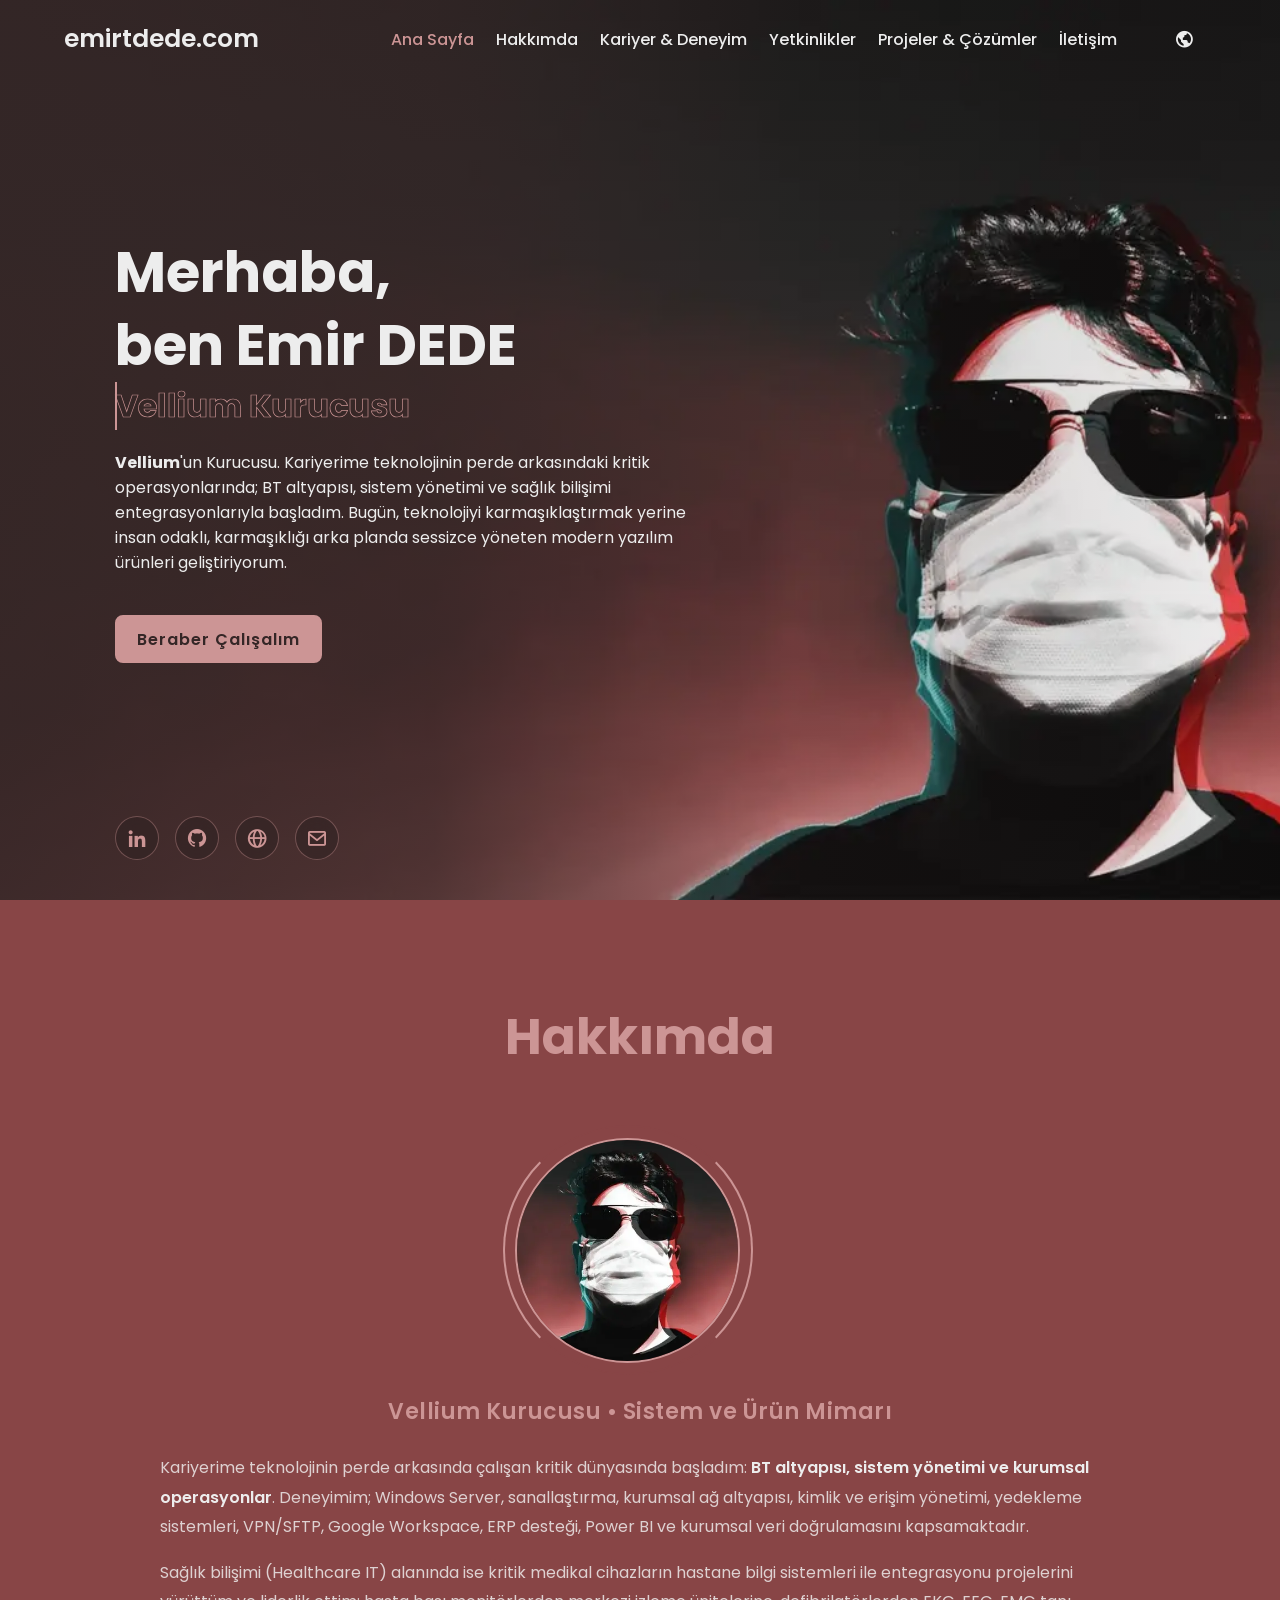
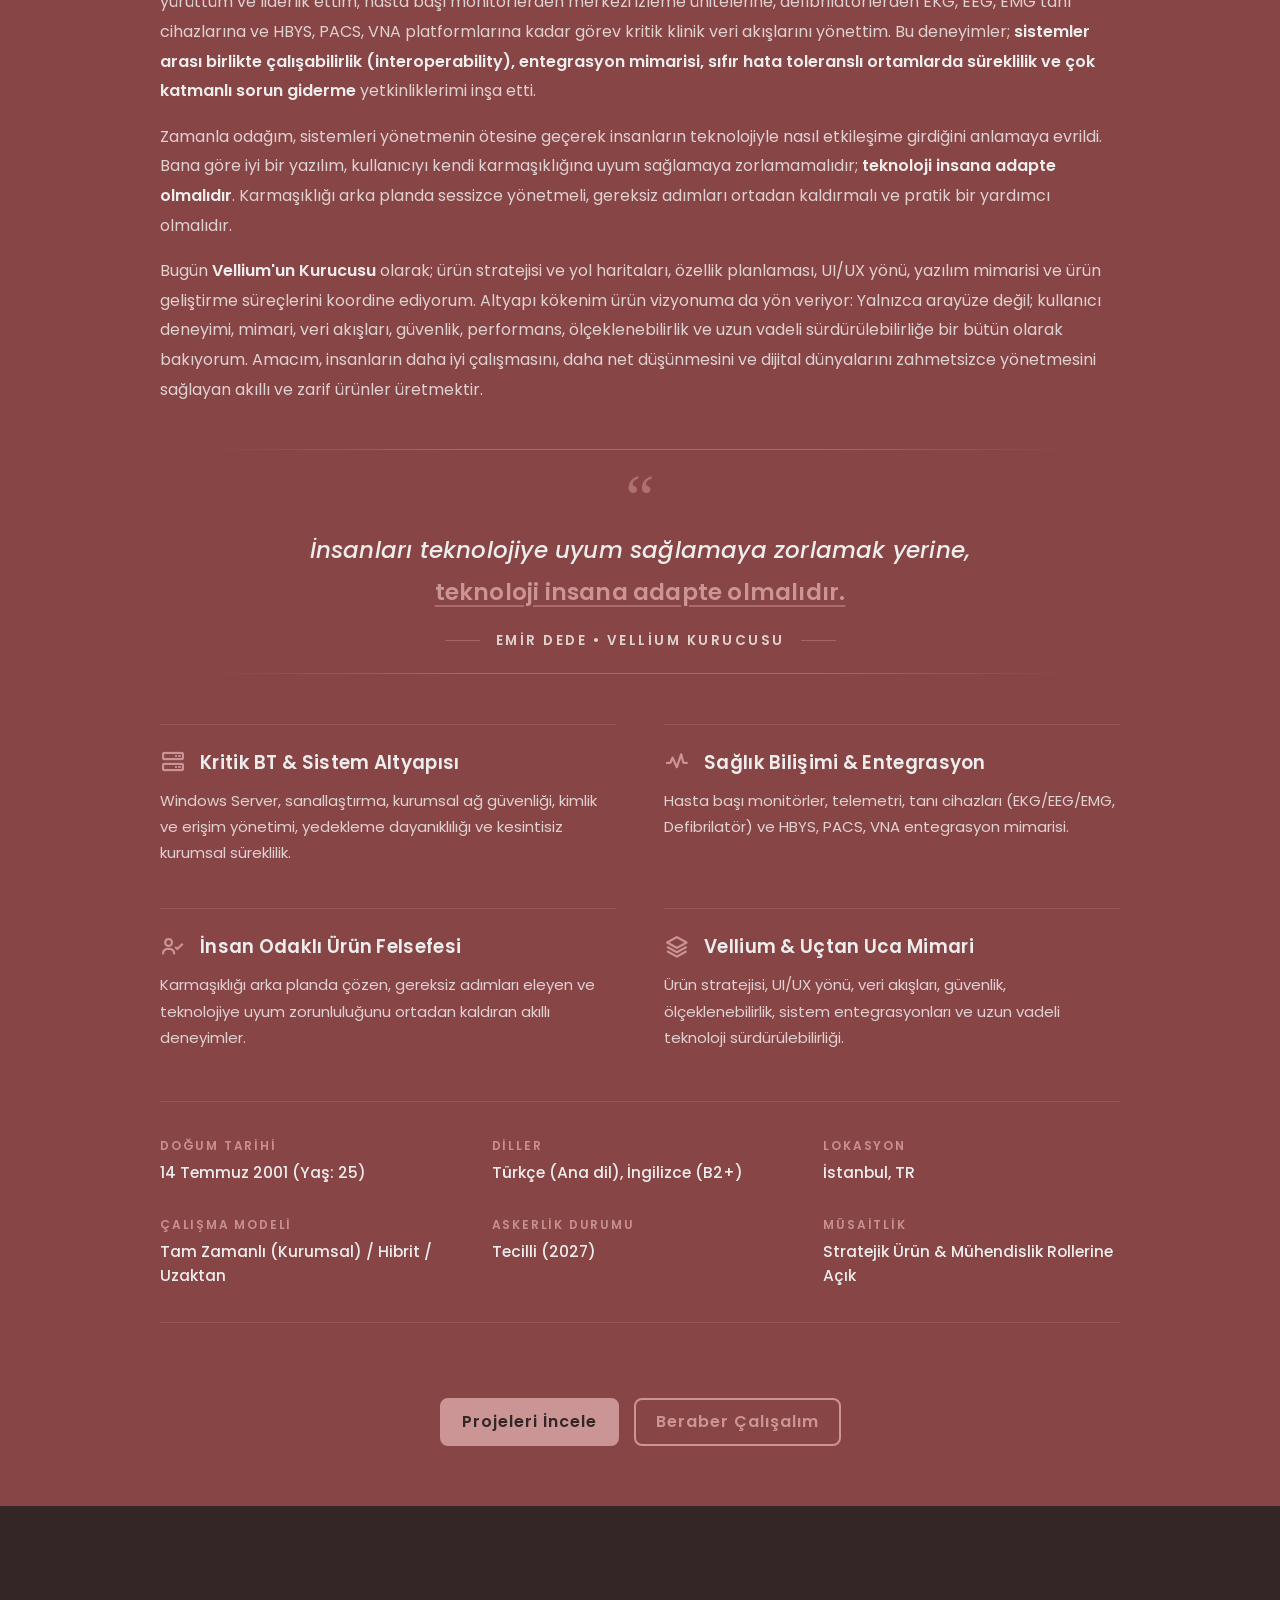
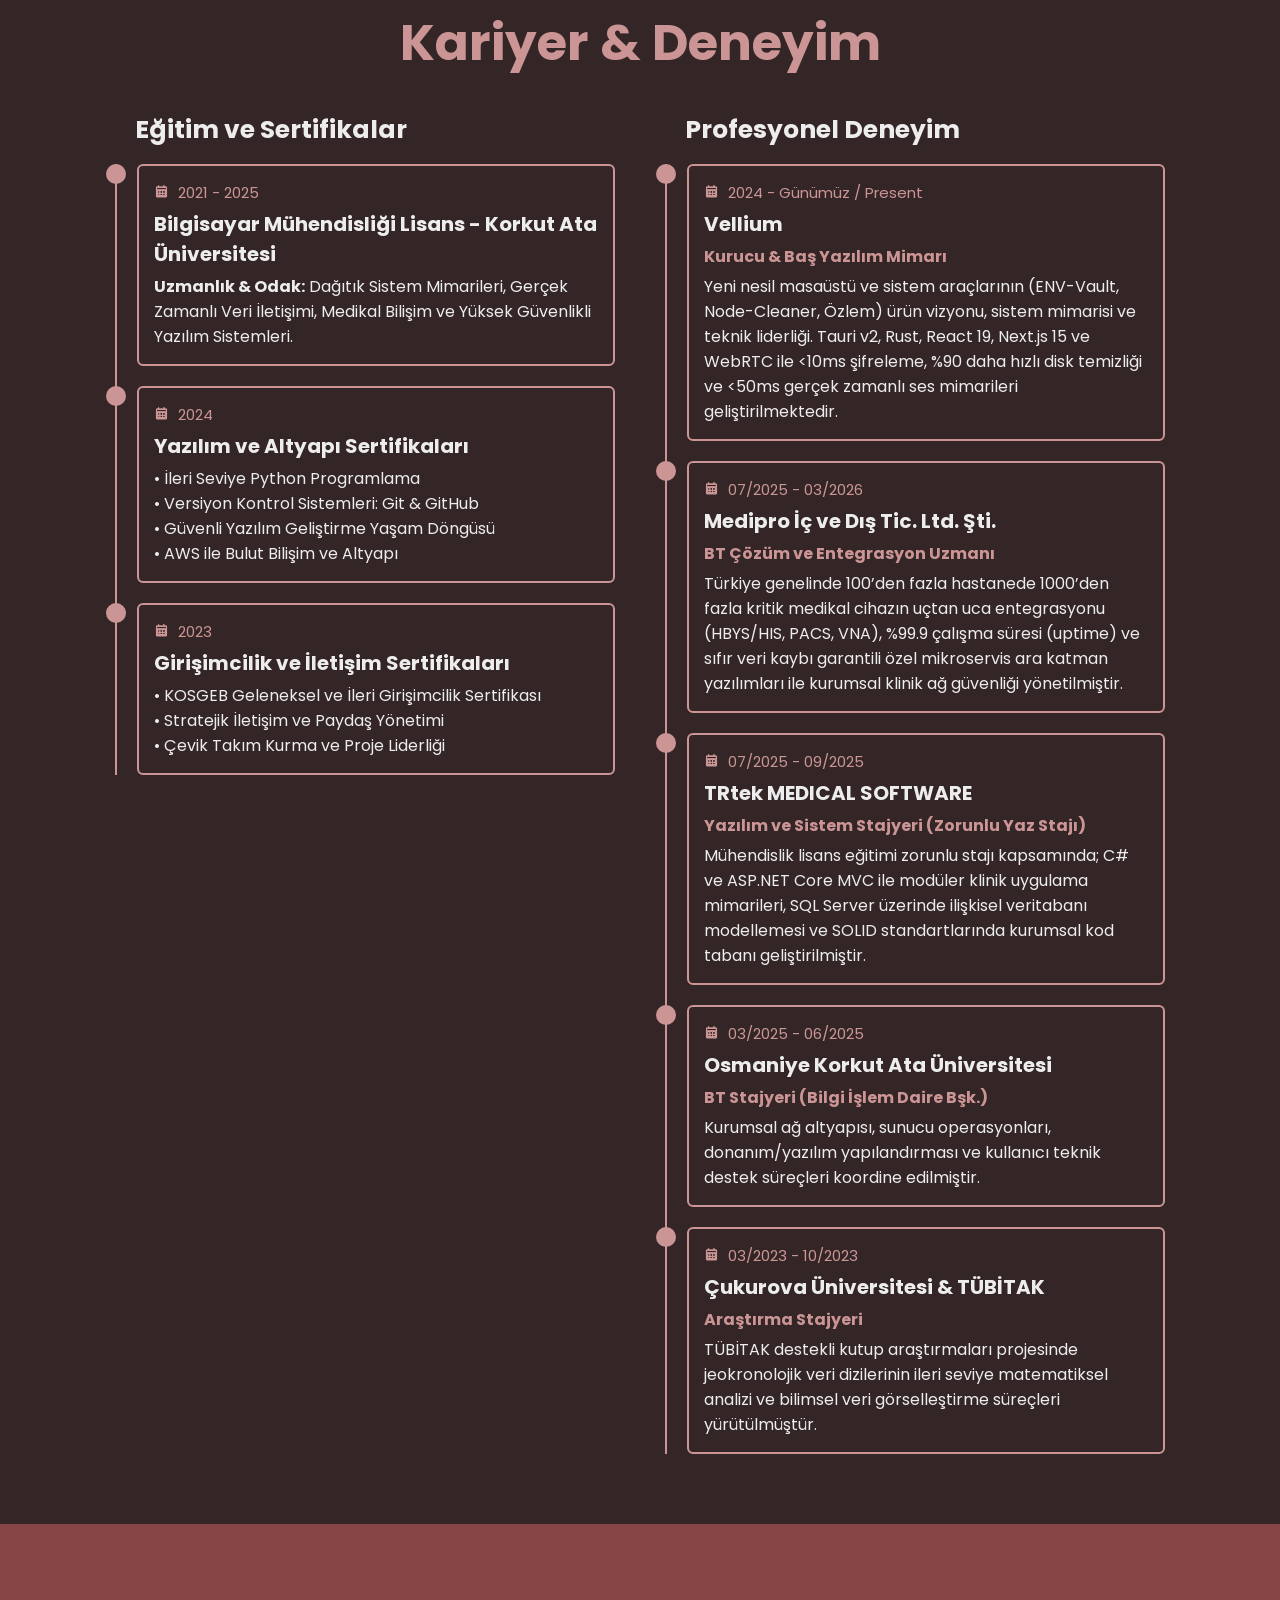
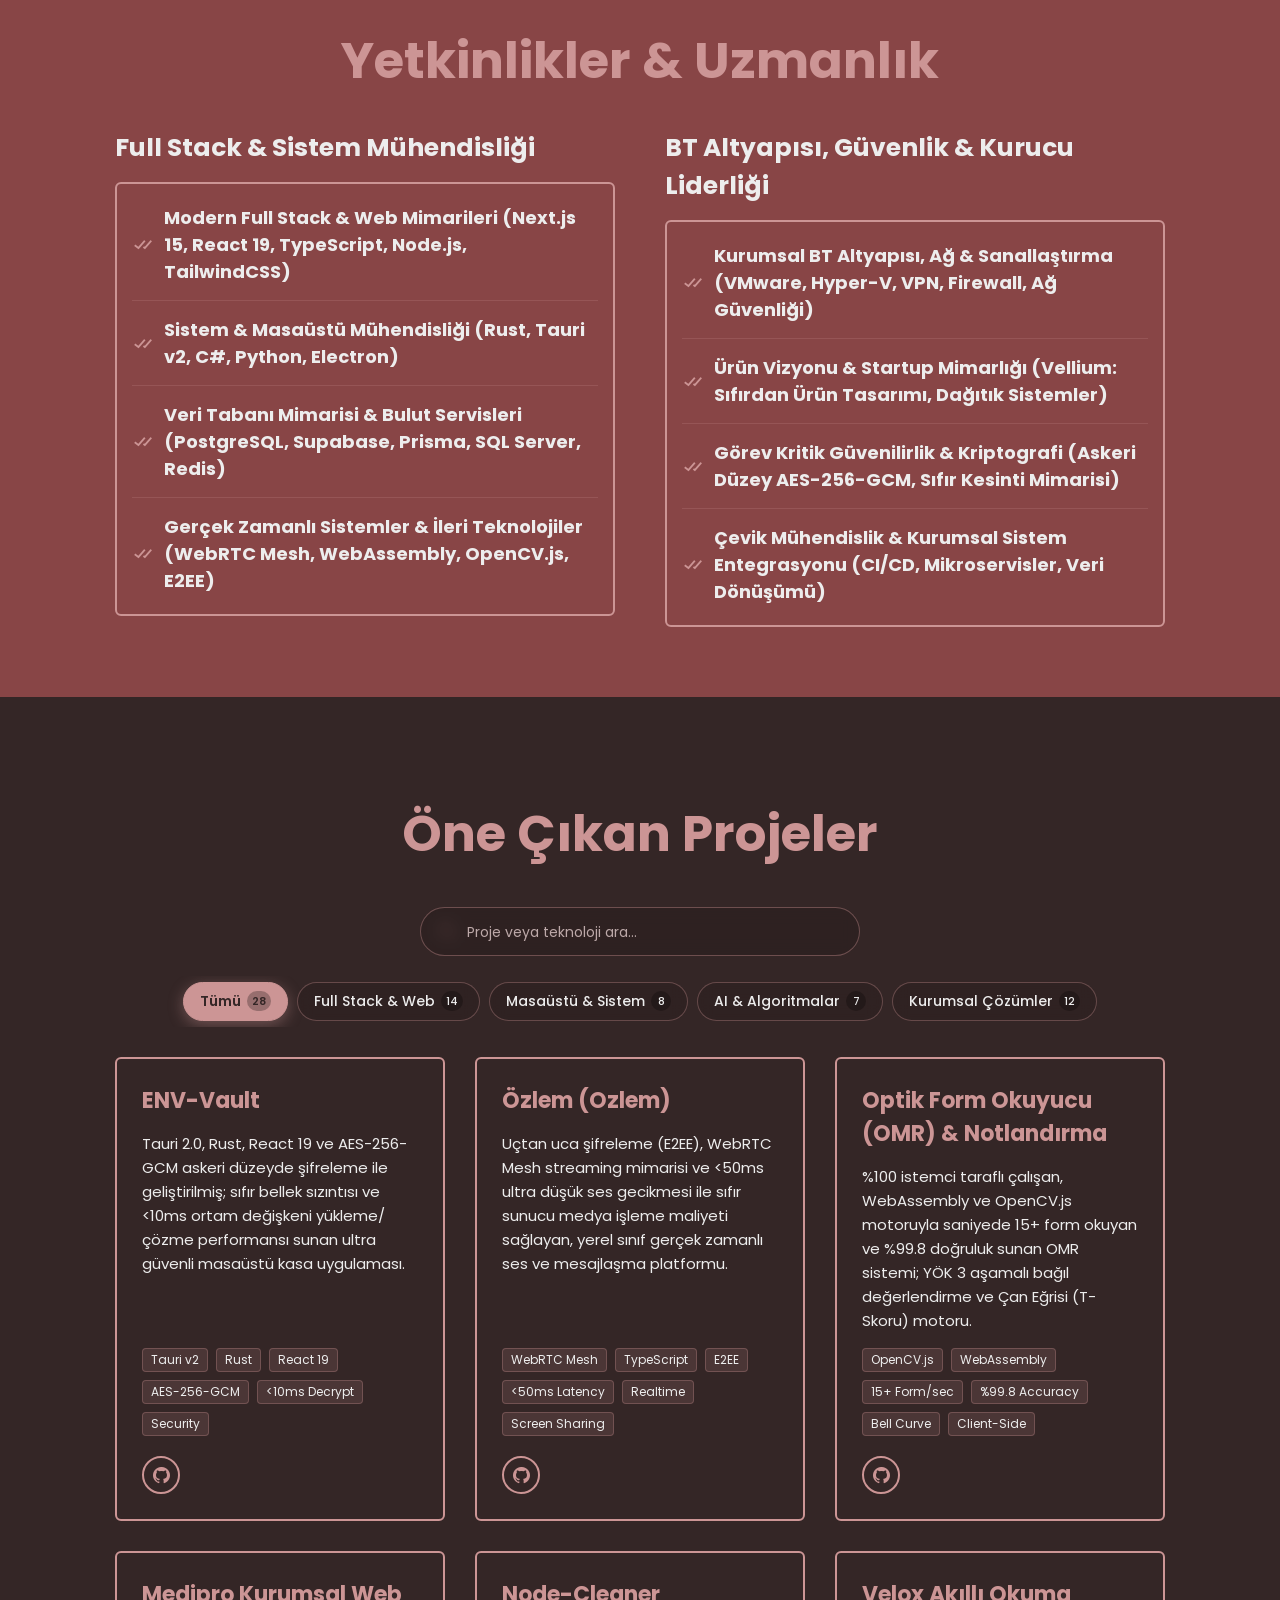
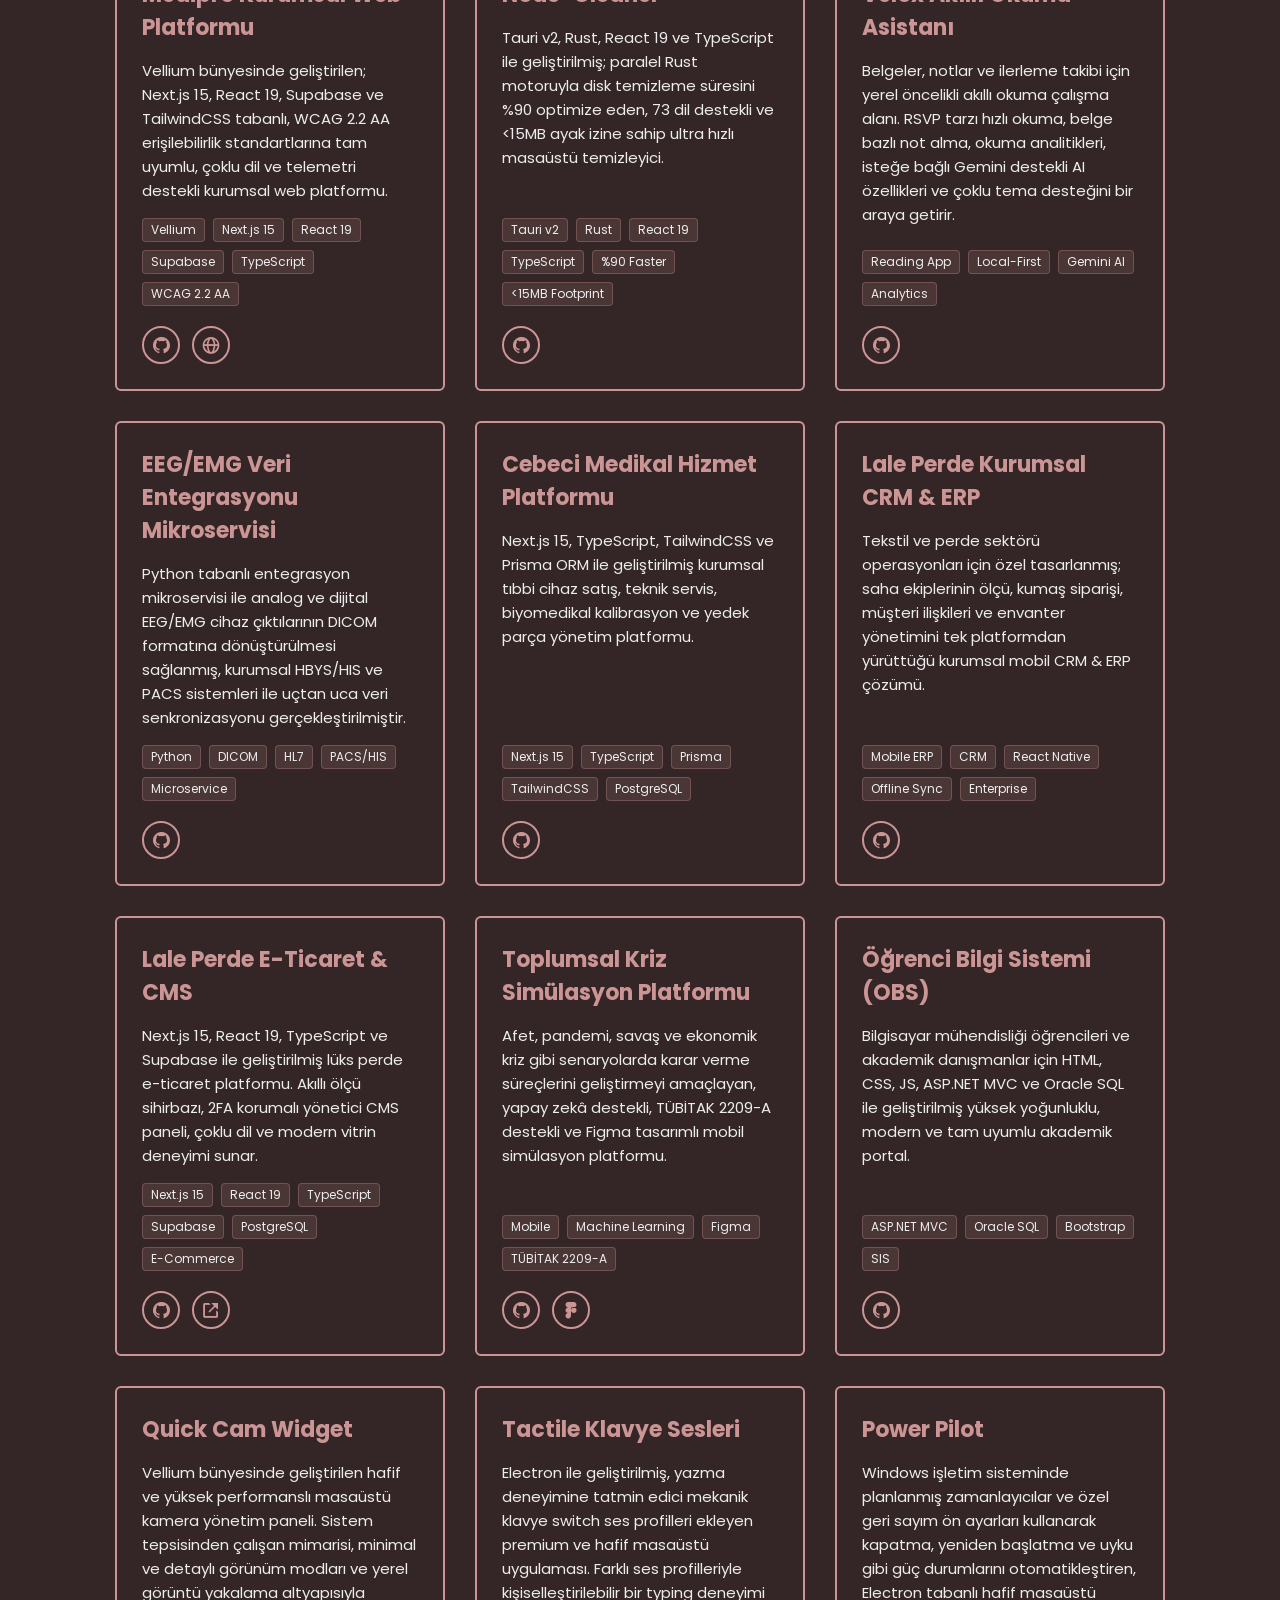
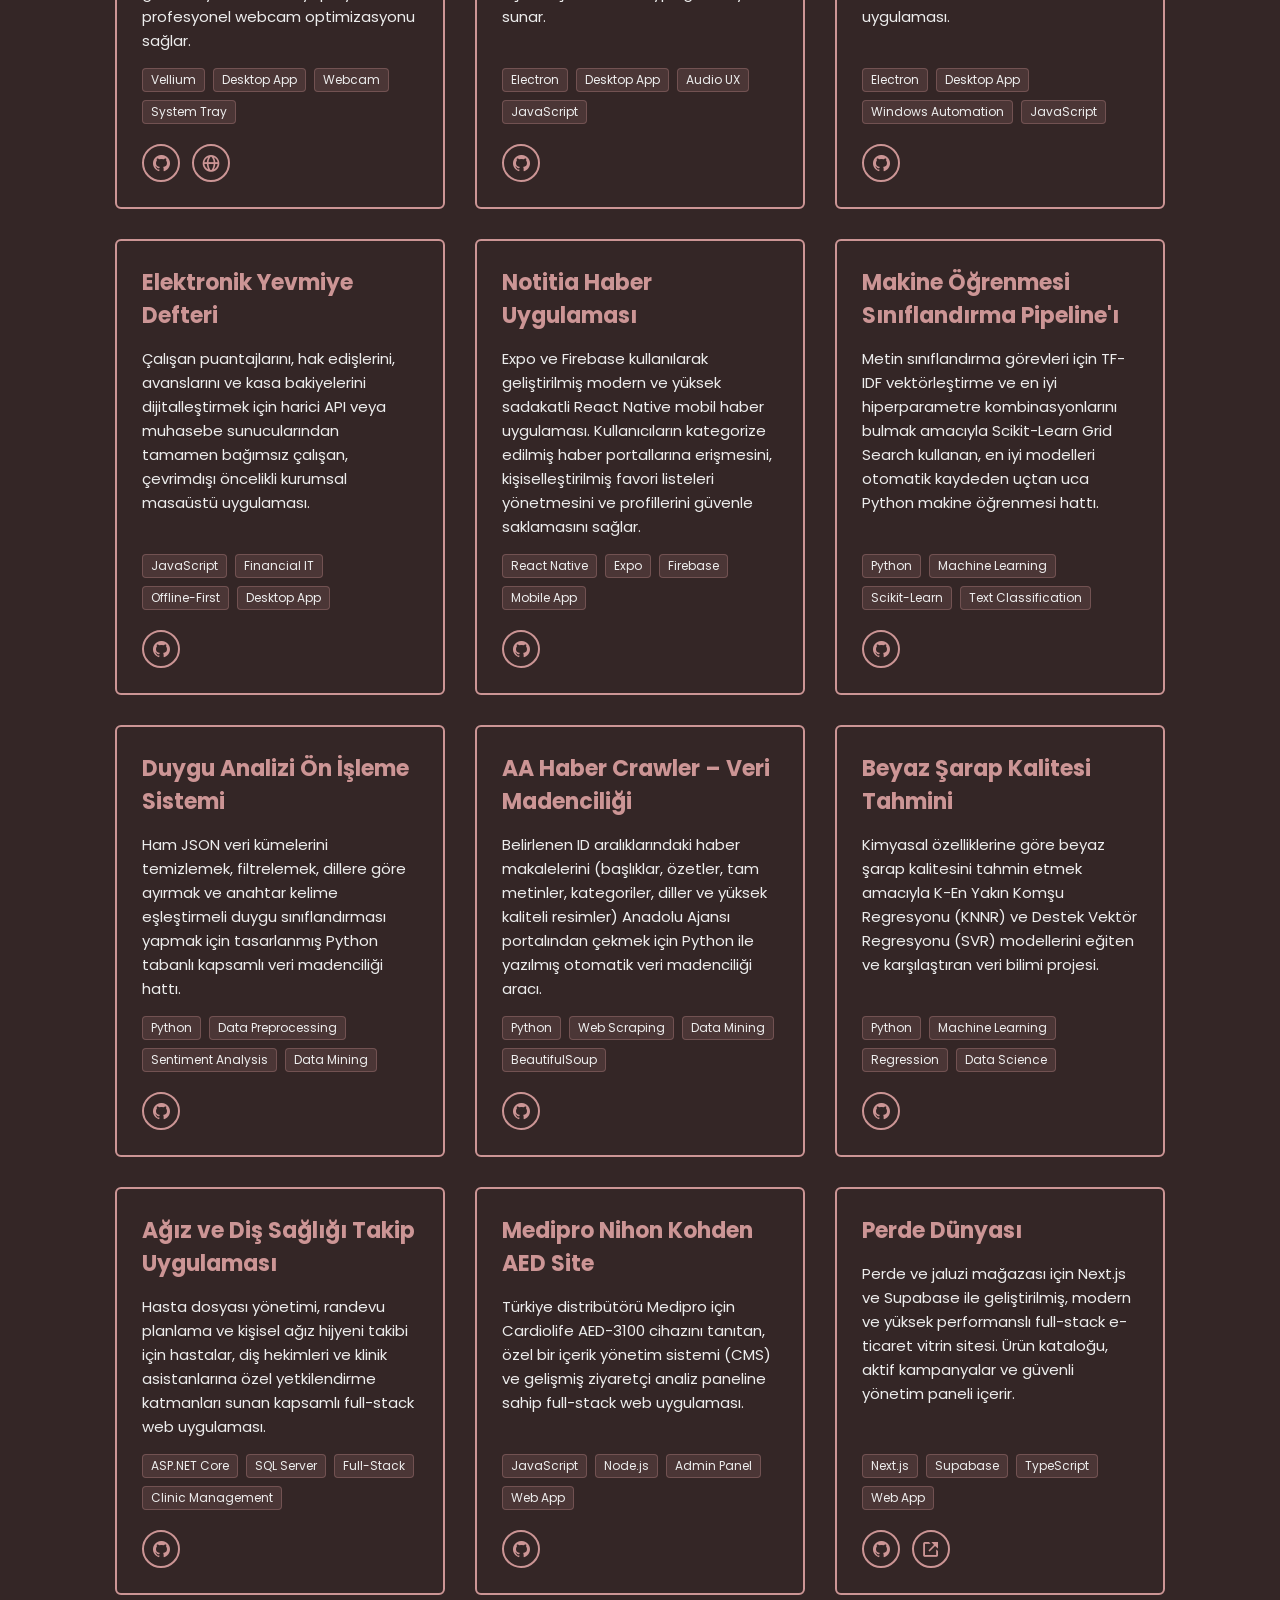
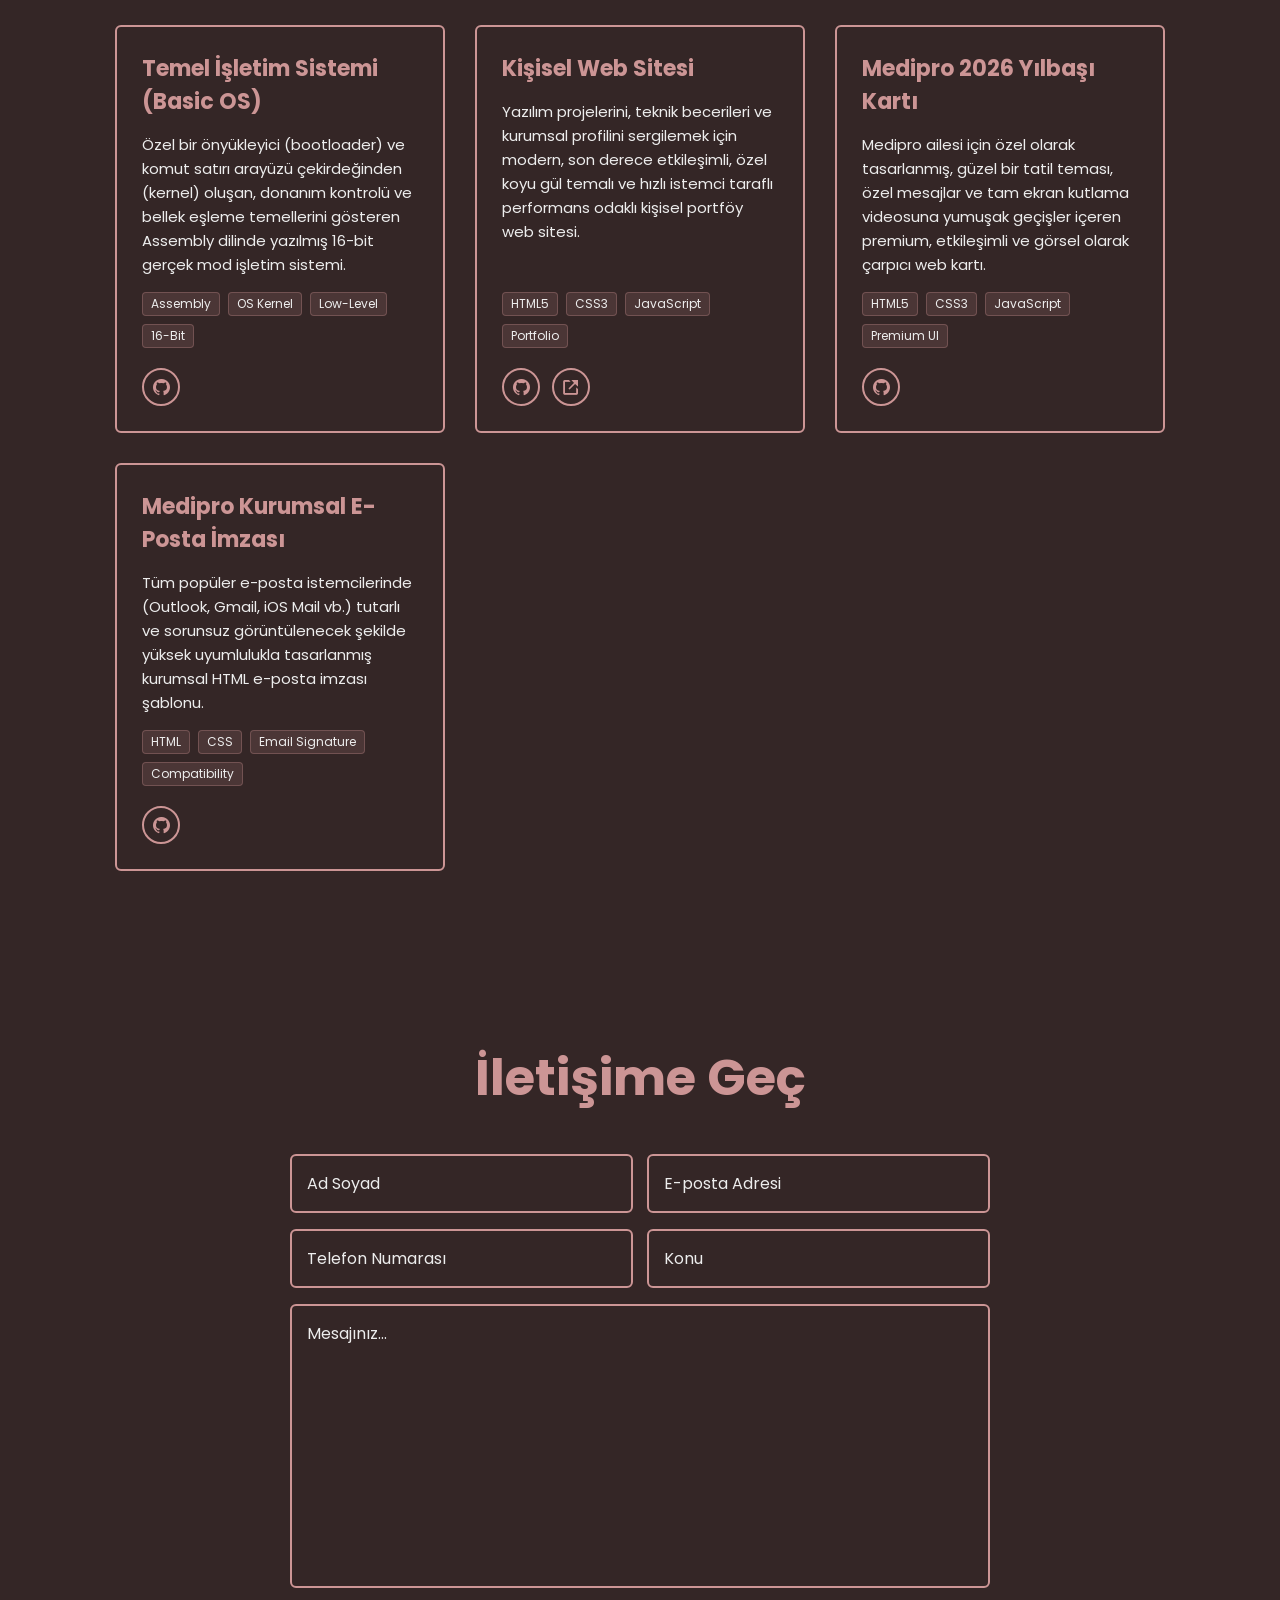
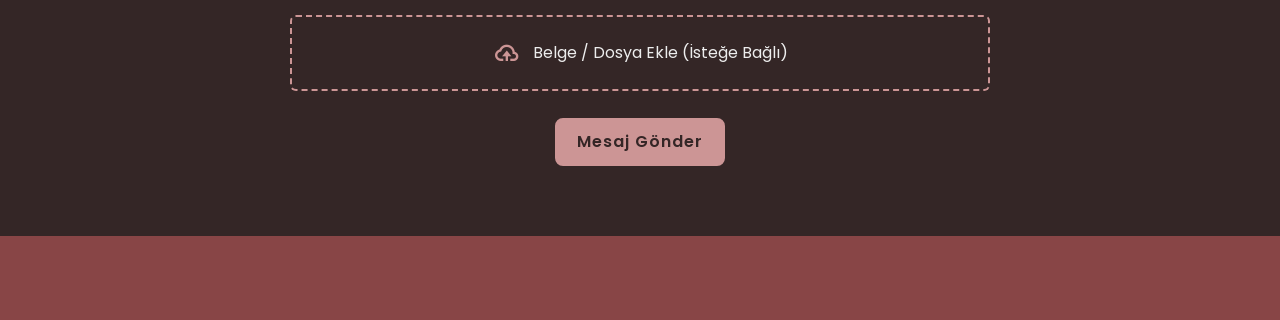
<file: index.html>
<!DOCTYPE html>
<html lang="tr">

<head>
    <meta charset="UTF-8">
    <meta http-equiv="X-UA-Compatible" content="IE=edge">
    <meta name="viewport" content="width=device-width, initial-scale=1.0">
    <title>Emir Dede | Vellium Kurucusu • Sistem &amp; Yazılım Mimarı</title>

    <!-- Primary Meta Tags -->
    <meta name="title" content="Emir Dede | Vellium Kurucusu • Sistem &amp; Yazılım Mimarı">
    <meta name="description" content="Vellium Kurucusu. Kritik BT sistem altyapıları, sağlık bilişimi entegrasyonları ve insan odaklı modern yazılım sistemleri.">
    <meta name="keywords" content="Emir Dede, Vellium, Kurucu, Founder, Sistem Mimarisi, IT Altyapı, Sağlık Bilişimi, Entegrasyon, Yazılım, Portfolyo">
    <meta name="author" content="Emir Dede">
    <meta name="theme-color" content="#342626">
    <link rel="canonical" href="https://emirtdede.vercel.app/">

    <!-- Open Graph / Facebook / LinkedIn / WhatsApp -->
    <meta property="og:type" content="website">
    <meta property="og:url" content="https://emirtdede.vercel.app/">
    <meta property="og:title" content="Emir Dede | Vellium Kurucusu • Sistem &amp; Yazılım Mimarı">
    <meta property="og:description" content="Vellium Kurucusu. Kritik BT sistem altyapıları, entegrasyon mimarisi ve insan odaklı modern yazılım sistemleri.">
    <meta property="og:image" content="https://emirtdede.vercel.app/public/main.webp">
    <meta property="og:locale" content="tr_TR">
    <meta property="og:site_name" content="Emir Dede | Vellium">

    <!-- Twitter Cards -->
    <meta name="twitter:card" content="summary_large_image">
    <meta name="twitter:url" content="https://emirtdede.vercel.app/">
    <meta name="twitter:title" content="Emir Dede | Vellium Kurucusu • Sistem &amp; Yazılım Mimarı">
    <meta name="twitter:description" content="Vellium Kurucusu. Kritik BT sistem altyapıları, entegrasyon mimarisi ve insan odaklı modern yazılım sistemleri.">
    <meta name="twitter:image" content="https://emirtdede.vercel.app/public/main.webp">

    <!-- Structured Data (JSON-LD) for Search Engines -->
    <script type="application/ld+json">
    {
      "@context": "https://schema.org",
      "@type": "Person",
      "name": "Emir Dede",
      "jobTitle": "Founder at Vellium | Full Stack Developer & IT Specialist",
      "url": "https://emirtdede.vercel.app/",
      "image": "https://emirtdede.vercel.app/public/about.webp",
      "worksFor": {
        "@type": "Organization",
        "name": "Vellium",
        "url": "https://vellium.dev"
      },
      "sameAs": [
        "https://www.linkedin.com/in/emirtdede/",
        "https://github.com/emirtdede",
        "https://vellium.dev"
      ],
      "alumniOf": {
        "@type": "EducationalOrganization",
        "name": "Osmaniye Korkut Ata University"
      },
      "knowsAbout": [
        "Full Stack Development",
        "React 19",
        "Next.js 15",
        "TypeScript",
        "Rust",
        "Tauri v2",
        "Node.js",
        "WebRTC",
        "WebAssembly",
        "PostgreSQL",
        "Supabase",
        "Prisma",
        "Python",
        "System Architecture"
      ]
    }
    </script>

    <!-- Google Fonts Preconnect (Parallel Loading) -->
    <link rel="preconnect" href="https://fonts.googleapis.com">
    <link rel="preconnect" href="https://fonts.gstatic.com" crossorigin>
    <link href="https://fonts.googleapis.com/css2?family=Poppins:wght@300;400;500;600;700;800;900&display=swap" rel="stylesheet">

    <!-- Optimized Favicon Set -->
    <link rel="icon" href="public/favicon.ico" sizes="any">
    <link rel="icon" href="public/icon-192.png" type="image/png">
    <link rel="apple-touch-icon" href="public/icon-192.png">

    <!-- Stylesheets -->
    <link rel="stylesheet" href="css/style.css?v=spotlight-4">
    
    <!-- Box Icons -->
    <link href="https://unpkg.com/boxicons@2.1.4/css/boxicons.min.css" rel="stylesheet">
</head>

<body>

    <!-- Skip link for keyboard accessibility -->
    <a href="#home" class="skip-link">İçeriğe Atla / Skip to Content</a>

    <!-- header design -->
    <header class="header">
        <a href="#" class="logo">emirtdede.com <span class="animate" style="--i:1;"></span></a>

        <div class="bx bx-menu" id="menu-icon" role="button" tabindex="0" aria-label="Menüyü Aç/Kapat"><span class="animate" style="--i:2;"></span></div>

        <nav class="navbar" role="navigation" aria-label="Ana Menü">
            <a href="#home" class="active">
                <span class="lang-tr">Ana Sayfa</span>
                <span class="lang-en">Home</span>
            </a>
            <a href="#about">
                <span class="lang-tr">Hakkımda</span>
                <span class="lang-en">About</span>
            </a>
            <a href="#education">
                <span class="lang-tr">Kariyer & Deneyim</span>
                <span class="lang-en">Career</span>
            </a>
            <a href="#skills">
                <span class="lang-tr">Yetkinlikler</span>
                <span class="lang-en">Skills</span>
            </a>
            <a href="#projects">
                <span class="lang-tr">Projeler & Çözümler</span>
                <span class="lang-en">Projects</span>
            </a>
            <a href="#contact">
                <span class="lang-tr">İletişim</span>
                <span class="lang-en">Contact</span>
            </a>

            <!-- Language Switcher -->
            <div class="lang-switcher-container">
                <i class='bx bx-world lang-toggle' id="lang-toggle" role="button" tabindex="0" aria-label="Dili Değiştir (TR / EN)" title="TR / EN"></i>
            </div>

            <span class="active-nav"></span>
            <span class="animate" style="--i:2;"></span>
        </nav>
    </header>

    <!-- home section design -->
    <section class="home show-animate" id="home">
        <div class="home-content">
            <h1>
                <span class="lang-tr">Merhaba,<br>ben <span>Emir DEDE</span></span>
                <span class="lang-en">Hi, I'm <span>Emir DEDE</span></span>
                <span class="animate" style="--i:2;"></span>
            </h1>
            <div class="text-animate">
                <h3 class="lang-tr">Vellium Kurucusu</h3>
                <h3 class="lang-en">Founder, Vellium</h3>
                <span class="animate" style="--i:3;"></span>
            </div>
            <p>
                <span class="lang-tr"><strong>Vellium</strong>'un Kurucusu. Kariyerime teknolojinin perde arkasındaki kritik operasyonlarında; BT altyapısı, sistem yönetimi ve sağlık bilişimi entegrasyonlarıyla başladım. Bugün, teknolojiyi karmaşıklaştırmak yerine insan odaklı, karmaşıklığı arka planda sessizce yöneten modern yazılım ürünleri geliştiriyorum.</span>
                <span class="lang-en">Founder of <strong>Vellium</strong>. Having started on the critical side of technology in IT infrastructure and Healthcare IT systems integration, I build intelligent software products designed to adapt to people—managing complexity seamlessly in the background.</span>
                <span class="animate" style="--i:4;"></span>
            </p>

            <div class="btn-box">
                <a href="#contact" class="btn" aria-label="Beraber Çalışalım">
                    <span class="lang-tr">Beraber Çalışalım</span>
                    <span class="lang-en">Let's Work Together</span>
                </a>
                <span class="animate" style="--i:5;"></span>
            </div>
        </div>

        <div class="home-sci">
            <a href="https://www.linkedin.com/in/emirtdede/" target="_blank" rel="noopener noreferrer" aria-label="LinkedIn Profili" title="LinkedIn"><i class='bx bxl-linkedin'></i></a>
            <a href="https://github.com/emirtdede" target="_blank" rel="noopener noreferrer" aria-label="GitHub Profili" title="GitHub"><i class='bx bxl-github'></i></a>
            <a href="https://vellium.dev" target="_blank" rel="noopener noreferrer" aria-label="Vellium Web" title="Vellium Web"><i class='bx bx-globe'></i></a>
            <a href="mailto:emirtdede@gmail.com" aria-label="E-posta Gönder" title="E-posta"><i class='bx bx-envelope'></i></a>
            <span class="animate" style="--i:6;"></span>
        </div>

        <div class="spotlight-reveal home-spotlight" aria-label="Hero spotlight image reveal">
            <img class="spotlight-reveal__image spotlight-reveal__image--base" src="public/main.webp" alt="Emir Dede hero visual">
            <img class="spotlight-reveal__image spotlight-reveal__image--overlay" src="public/main-two.webp" alt="" aria-hidden="true">
        </div>

        <span class="animate home-img" style="--i:7;"></span>
    </section>

    <!-- about section design -->
    <section class="about" id="about">
        <h2 class="heading">
            <span class="lang-tr">Hakkımda</span>
            <span class="lang-en">About <span>ME</span></span>
            <span class="animate scroll" style="--i:1;"></span>
        </h2>
        
        <div class="about-img">
            <img src="public/about.webp" alt="Emir Dede">
            <span class="circle-spin"></span>
            <span class="animate scroll" style="--i:2;"></span>
        </div>

        <div class="about-content">
            <h3 class="about-subtitle">
                <span class="lang-tr">Vellium Kurucusu &bull; Sistem ve Ürün Mimarı</span>
                <span class="lang-en">Founder, Vellium &bull; Systems &amp; Product Architect</span>
                <span class="animate scroll" style="--i:3;"></span>
            </h3>
            
            <div class="about-story lang-tr">
                <p>Kariyerime teknolojinin perde arkasında çalışan kritik dünyasında başladım: <strong>BT altyapısı, sistem yönetimi ve kurumsal operasyonlar</strong>. Deneyimim; Windows Server, sanallaştırma, kurumsal ağ altyapısı, kimlik ve erişim yönetimi, yedekleme sistemleri, VPN/SFTP, Google Workspace, ERP desteği, Power BI ve kurumsal veri doğrulamasını kapsamaktadır.</p>
                <p>Sağlık bilişimi (Healthcare IT) alanında ise kritik medikal cihazların hastane bilgi sistemleri ile entegrasyonu projelerini yürüttüm ve liderlik ettim; hasta başı monitörlerden merkezi izleme ünitelerine, defibrilatörlerden EKG, EEG, EMG tanı cihazlarına ve HBYS, PACS, VNA platformlarına kadar görev kritik klinik veri akışlarını yönettim. Bu deneyimler; <strong>sistemler arası birlikte çalışabilirlik (interoperability), entegrasyon mimarisi, sıfır hata toleranslı ortamlarda süreklilik ve çok katmanlı sorun giderme</strong> yetkinliklerimi inşa etti.</p>
                <p>Zamanla odağım, sistemleri yönetmenin ötesine geçerek insanların teknolojiyle nasıl etkileşime girdiğini anlamaya evrildi. Bana göre iyi bir yazılım, kullanıcıyı kendi karmaşıklığına uyum sağlamaya zorlamamalıdır; <strong>teknoloji insana adapte olmalıdır</strong>. Karmaşıklığı arka planda sessizce yönetmeli, gereksiz adımları ortadan kaldırmalı ve pratik bir yardımcı olmalıdır.</p>
                <p>Bugün <strong>Vellium'un Kurucusu</strong> olarak; ürün stratejisi ve yol haritaları, özellik planlaması, UI/UX yönü, yazılım mimarisi ve ürün geliştirme süreçlerini koordine ediyorum. Altyapı kökenim ürün vizyonuma da yön veriyor: Yalnızca arayüze değil; kullanıcı deneyimi, mimari, veri akışları, güvenlik, performans, ölçeklenebilirlik ve uzun vadeli sürdürülebilirliğe bir bütün olarak bakıyorum. Amacım, insanların daha iyi çalışmasını, daha net düşünmesini ve dijital dünyalarını zahmetsizce yönetmesini sağlayan akıllı ve zarif ürünler üretmektir.</p>
            </div>

            <div class="about-story lang-en">
                <p>I started my career on the critical side of technology that operates behind the scenes: <strong>IT infrastructure, systems administration, and enterprise IT operations</strong>. My experience spans Windows Server, virtualization, network infrastructure, user and access management, backup systems, VPN/SFTP, Google Workspace, ERP support, Power BI, and data validation.</p>
                <p>In Healthcare IT, I led and worked on mission-critical projects integrating medical devices with hospital information systems—including bedside and vital signs monitors, central patient monitoring systems, defibrillators and AEDs, ECG/EKG, EEG, and EMG systems, and HIS, PACS, and VNA platforms. These projects strengthened my expertise in <strong>system interoperability, integration architecture, continuity in critical environments, data flows, and complex, multi-layered troubleshooting</strong>.</p>
                <p>Over time, my focus expanded beyond managing systems toward understanding how people interact with technology. To me, good software should not force users to adapt to its complexity—<strong>technology should adapt to the user</strong>. It should manage complexity in the background, reduce unnecessary steps, and use modern technologies as a practical assistant rather than an additional burden.</p>
                <p>Today, as the <strong>Founder of Vellium</strong>, I work across product strategy and roadmaps, product and feature planning, UI/UX direction, software architecture, and full-stack development. My infrastructure background shapes the way I build products: I look beyond the interface and consider the complete system—user experience, architecture, data flows, security, performance, scalability, integrations, and long-term sustainability. My goal is to create practical, intelligent, and well-designed products that help people work better, think more clearly, and manage their digital lives more effectively.</p>
            </div>

            <!-- Editorial Philosophy Creed (Borderless & Organic) -->
            <div class="about-creed-section">
                <div class="creed-divider"></div>
                <div class="creed-content">
                    <span class="creed-mark">“</span>
                    <blockquote class="lang-tr">
                        İnsanları teknolojiye uyum sağlamaya zorlamak yerine,<br>
                        <span class="creed-accent">teknoloji insana adapte olmalıdır.</span>
                    </blockquote>
                    <blockquote class="lang-en">
                        Instead of forcing people to adapt to technology,<br>
                        <span class="creed-accent">technology should adapt to people.</span>
                    </blockquote>
                    <div class="creed-author">
                        <span class="creed-line"></span>
                        <span class="lang-tr">Emir DEDE &bull; Vellium Kurucusu</span>
                        <span class="lang-en">Emir DEDE &bull; Founder, Vellium</span>
                        <span class="creed-line"></span>
                    </div>
                </div>
                <div class="creed-divider"></div>
            </div>

            <!-- Architectural Strategic Pillars Flow (No Boxed Cards) -->
            <div class="about-pillars-flow">
                <div class="pillar-item">
                    <div class="pillar-header">
                        <i class='bx bx-server pillar-icon-inline'></i>
                        <h4 class="pillar-title">
                            <span class="lang-tr">Kritik BT &amp; Sistem Altyapısı</span>
                            <span class="lang-en">Critical IT Infrastructure</span>
                        </h4>
                    </div>
                    <p class="pillar-desc">
                        <span class="lang-tr">Windows Server, sanallaştırma, kurumsal ağ güvenliği, kimlik ve erişim yönetimi, yedekleme dayanıklılığı ve kesintisiz kurumsal süreklilik.</span>
                        <span class="lang-en">Windows Server, virtualization, enterprise networking, identity &amp; access management, resilient backups, and operational continuity.</span>
                    </p>
                </div>

                <div class="pillar-item">
                    <div class="pillar-header">
                        <i class='bx bx-pulse pillar-icon-inline'></i>
                        <h4 class="pillar-title">
                            <span class="lang-tr">Sağlık Bilişimi &amp; Entegrasyon</span>
                            <span class="lang-en">Healthcare IT &amp; Interoperability</span>
                        </h4>
                    </div>
                    <p class="pillar-desc">
                        <span class="lang-tr">Hasta başı monitörler, telemetri, tanı cihazları (EKG/EEG/EMG, Defibrilatör) ve HBYS, PACS, VNA entegrasyon mimarisi.</span>
                        <span class="lang-en">Vital signs monitors, telemetry, diagnostic devices (ECG/EEG/EMG, AEDs), and seamless HIS, PACS, VNA integration architecture.</span>
                    </p>
                </div>

                <div class="pillar-item">
                    <div class="pillar-header">
                        <i class='bx bx-user-check pillar-icon-inline'></i>
                        <h4 class="pillar-title">
                            <span class="lang-tr">İnsan Odaklı Ürün Felsefesi</span>
                            <span class="lang-en">Human-Centered Philosophy</span>
                        </h4>
                    </div>
                    <p class="pillar-desc">
                        <span class="lang-tr">Karmaşıklığı arka planda çözen, gereksiz adımları eleyen ve teknolojiye uyum zorunluluğunu ortadan kaldıran akıllı deneyimler.</span>
                        <span class="lang-en">Managing complexity in the background, eliminating friction, and ensuring technology adapts seamlessly to people.</span>
                    </p>
                </div>

                <div class="pillar-item">
                    <div class="pillar-header">
                        <i class='bx bx-layer pillar-icon-inline'></i>
                        <h4 class="pillar-title">
                            <span class="lang-tr">Vellium &amp; Uçtan Uca Mimari</span>
                            <span class="lang-en">Vellium &amp; Systems Architecture</span>
                        </h4>
                    </div>
                    <p class="pillar-desc">
                        <span class="lang-tr">Ürün stratejisi, UI/UX yönü, veri akışları, güvenlik, ölçeklenebilirlik, sistem entegrasyonları ve uzun vadeli teknoloji sürdürülebilirliği.</span>
                        <span class="lang-en">Product strategy, UI/UX direction, robust data flows, security, scalability, and long-term sustainable software architecture.</span>
                    </p>
                </div>
            </div>

            <!-- Executive Spec Matrix (Borderless Key-Value Strip) -->
            <div class="about-specs-matrix">
                <div class="spec-node">
                    <span class="spec-label">
                        <span class="lang-tr">Doğum Tarihi</span>
                        <span class="lang-en">Date of Birth</span>
                    </span>
                    <span class="spec-value">
                        <span class="lang-tr">14 Temmuz 2001 (Yaş: <span class="calculated-age">24</span>)</span>
                        <span class="lang-en">14 July 2001 (Age: <span class="calculated-age">24</span>)</span>
                    </span>
                </div>

                <div class="spec-node">
                    <span class="spec-label">
                        <span class="lang-tr">Diller</span>
                        <span class="lang-en">Languages</span>
                    </span>
                    <span class="spec-value">
                        <span class="lang-tr">Türkçe (Ana dil), İngilizce (B2+)</span>
                        <span class="lang-en">Turkish (Native), English (B2+)</span>
                    </span>
                </div>

                <div class="spec-node">
                    <span class="spec-label">
                        <span class="lang-tr">Lokasyon</span>
                        <span class="lang-en">Location</span>
                    </span>
                    <span class="spec-value">
                        <span class="lang-tr">İstanbul, TR</span>
                        <span class="lang-en">Istanbul, TR</span>
                    </span>
                </div>

                <div class="spec-node">
                    <span class="spec-label">
                        <span class="lang-tr">Çalışma Modeli</span>
                        <span class="lang-en">Work Model</span>
                    </span>
                    <span class="spec-value">
                        <span class="lang-tr">Tam Zamanlı (Kurumsal) / Hibrit / Uzaktan</span>
                        <span class="lang-en">Full-Time (Enterprise) / Hybrid / Remote</span>
                    </span>
                </div>

                <div class="spec-node">
                    <span class="spec-label">
                        <span class="lang-tr">Askerlik Durumu</span>
                        <span class="lang-en">Military Service</span>
                    </span>
                    <span class="spec-value">
                        <span class="lang-tr">Tecilli (2027)</span>
                        <span class="lang-en">Postponed (2027)</span>
                    </span>
                </div>

                <div class="spec-node">
                    <span class="spec-label">
                        <span class="lang-tr">Müsaitlik</span>
                        <span class="lang-en">Availability</span>
                    </span>
                    <span class="spec-value">
                        <span class="lang-tr">Stratejik Ürün &amp; Mühendislik Rollerine Açık</span>
                        <span class="lang-en">Open to Strategic Product &amp; Engineering Roles</span>
                    </span>
                </div>
            </div>
            
            <div class="btn-box btns" style="margin-top: 3.5rem;">
                <a href="#projects" class="btn" aria-label="Projeleri İncele">
                    <span class="lang-tr">Projeleri İncele</span>
                    <span class="lang-en">Explore Projects</span>
                </a>
                <a href="#contact" class="btn btn-outline" aria-label="Beraber Çalışalım">
                    <span class="lang-tr">Beraber Çalışalım</span>
                    <span class="lang-en">Let's Work Together</span>
                </a>
                <span class="animate scroll" style="--i:5;"></span>
            </div>
        </div>
    </section>

    <!-- education section design -->
    <section class="education" id="education">
        <h2 class="heading">
            <span class="lang-tr">Kariyer & <span>Deneyim</span></span>
            <span class="lang-en">Career & <span>Experience</span></span>
            <span class="animate scroll" style="--i:1;"></span>
        </h2>
        
        <div class="education-row">
            <div class="education-column">
                <h3 class="title">
                    <span class="lang-tr">Eğitim ve Sertifikalar</span>
                    <span class="lang-en">Education & Certs</span>
                    <span class="animate scroll" style="--i:2;"></span>
                </h3>

                <div class="education-box">
                    <div class="education-content">
                        <div class="content">
                            <div class="year"><i class='bx bxs-calendar'></i> 2021 - 2025</div>
                            <h3 class="lang-tr">Bilgisayar Mühendisliği Lisans - Korkut Ata Üniversitesi</h3>
                            <h3 class="lang-en">Bachelor of Computer Engineering - Korkut Ata University</h3>
                            <p class="lang-tr"><strong>Uzmanlık &amp; Odak:</strong> Dağıtık Sistem Mimarileri, Gerçek Zamanlı Veri İletişimi, Medikal Bilişim ve Yüksek Güvenlikli Yazılım Sistemleri.</p>
                            <p class="lang-en"><strong>Core Focus:</strong> Distributed Systems Architecture, Real-Time Data Streaming, Healthcare IT, and High-Security Software Systems.</p>
                        </div>
                    </div>

                    <div class="education-content">
                        <div class="content">
                            <div class="year"><i class='bx bxs-calendar'></i> 2024</div>
                            <h3 class="lang-tr">Yazılım ve Altyapı Sertifikaları</h3>
                            <h3 class="lang-en">Software & Infrastructure Certs</h3>
                            <p class="lang-tr">
                                • İleri Seviye Python Programlama<br>
                                • Versiyon Kontrol Sistemleri: Git & GitHub<br>
                                • Güvenli Yazılım Geliştirme Yaşam Döngüsü<br>
                                • AWS ile Bulut Bilişim ve Altyapı
                            </p>
                            <p class="lang-en">
                                • Advanced Python Programming<br>
                                • Version Control Systems: Git & GitHub<br>
                                • Secure Software Development Lifecycle<br>
                                • Cloud Computing & Infrastructure with AWS
                            </p>
                        </div>
                    </div>

                    <div class="education-content">
                        <div class="content">
                            <div class="year"><i class='bx bxs-calendar'></i> 2023</div>
                            <h3 class="lang-tr">Girişimcilik ve İletişim Sertifikaları</h3>
                            <h3 class="lang-en">Entrepreneurship & Leadership Certs</h3>
                            <p class="lang-tr">
                                • KOSGEB Geleneksel ve İleri Girişimcilik Sertifikası<br>
                                • Stratejik İletişim ve Paydaş Yönetimi<br>
                                • Çevik Takım Kurma ve Proje Liderliği
                            </p>
                            <p class="lang-en">
                                • KOSGEB Advanced Entrepreneurship Certification<br>
                                • Strategic Communication & Stakeholder Management<br>
                                • Agile Team Building & Project Leadership
                            </p>
                        </div>
                    </div>

                    <span class="animate scroll" style="--i:3;"></span>
                </div>
            </div>

            <div class="education-column">
                <h3 class="title">
                    <span class="lang-tr">Profesyonel Deneyim</span>
                    <span class="lang-en">Professional Experience</span>
                    <span class="animate scroll" style="--i:5;"></span>
                </h3>

                <div class="education-box">
                    <div class="education-content">
                        <div class="content">
                            <div class="year"><i class='bx bxs-calendar'></i> 2024 - Günümüz / Present</div>
                            <h3 class="lang-tr">Vellium</h3>
                            <h3 class="lang-en">Vellium</h3>
                            <h4 class="lang-tr" style="color: var(--main-color); font-size: 1.6rem; margin-top: 0.5rem;">Kurucu & Baş Yazılım Mimarı</h4>
                            <h4 class="lang-en" style="color: var(--main-color); font-size: 1.6rem; margin-top: 0.5rem;">Founder & Lead Systems Architect</h4>
                            <p class="lang-tr">Yeni nesil masaüstü ve sistem araçlarının (ENV-Vault, Node-Cleaner, Özlem) ürün vizyonu, sistem mimarisi ve teknik liderliği. Tauri v2, Rust, React 19, Next.js 15 ve WebRTC ile <10ms şifreleme, %90 daha hızlı disk temizliği ve <50ms gerçek zamanlı ses mimarileri geliştirilmektedir.</p>
                            <p class="lang-en">Directing product roadmap, systems architecture, and engineering for modern productivity software (ENV-Vault, Node-Cleaner, Ozlem). Engineering high-performance desktop and web platforms (Tauri v2, Rust, React 19, Next.js 15, WebRTC) delivering <10ms decryption, 90% faster disk cleanup, and <50ms realtime audio.</p>
                        </div>
                    </div>

                    <div class="education-content">
                        <div class="content">
                            <div class="year"><i class='bx bxs-calendar'></i> 07/2025 - 03/2026</div>
                            <h3 class="lang-tr">Medipro İç ve Dış Tic. Ltd. Şti.</h3>
                            <h3 class="lang-en">Medipro Co. Ltd.</h3>
                            <h4 class="lang-tr" style="color: var(--main-color); font-size: 1.6rem; margin-top: 0.5rem;">BT Çözüm ve Entegrasyon Uzmanı</h4>
                            <h4 class="lang-en" style="color: var(--main-color); font-size: 1.6rem; margin-top: 0.5rem;">IT Solution & Integration Specialist</h4>
                            <p class="lang-tr">Türkiye genelinde 100’den fazla hastanede 1000’den fazla kritik medikal cihazın uçtan uca entegrasyonu (HBYS/HIS, PACS, VNA), %99.9 çalışma süresi (uptime) ve sıfır veri kaybı garantili özel mikroservis ara katman yazılımları ile kurumsal klinik ağ güvenliği yönetilmiştir.</p>
                            <p class="lang-en">Delivered end-to-end integration of 1,000+ medical devices across 100+ hospitals in Türkiye (HIS, PACS, VNA), deploying custom middleware microservices with 99.9% uptime, zero data loss, and enterprise network security.</p>
                        </div>
                    </div>

                    <div class="education-content">
                        <div class="content">
                            <div class="year"><i class='bx bxs-calendar'></i> 07/2025 - 09/2025</div>
                            <h3 class="lang-tr">TRtek MEDICAL SOFTWARE</h3>
                            <h3 class="lang-en">TRtek MEDICAL SOFTWARE</h3>
                            <h4 class="lang-tr" style="color: var(--main-color); font-size: 1.6rem; margin-top: 0.5rem;">Yazılım ve Sistem Stajyeri (Zorunlu Yaz Stajı)</h4>
                            <h4 class="lang-en" style="color: var(--main-color); font-size: 1.6rem; margin-top: 0.5rem;">Software & Systems Intern (Academic Summer Internship)</h4>
                            <p class="lang-tr">Mühendislik lisans eğitimi zorunlu stajı kapsamında; C# ve ASP.NET Core MVC ile modüler klinik uygulama mimarileri, SQL Server üzerinde ilişkisel veritabanı modellemesi ve SOLID standartlarında kurumsal kod tabanı geliştirilmiştir.</p>
                            <p class="lang-en">Completed mandatory engineering summer internship: engineered modular healthcare software components using C# and ASP.NET Core MVC, designing relational databases via SQL Server under SOLID principles.</p>
                        </div>
                    </div>

                    <div class="education-content">
                        <div class="content">
                            <div class="year"><i class='bx bxs-calendar'></i> 03/2025 - 06/2025</div>
                            <h3 class="lang-tr">Osmaniye Korkut Ata Üniversitesi</h3>
                            <h3 class="lang-en">Osmaniye Korkut Ata University</h3>
                            <h4 class="lang-tr" style="color: var(--main-color); font-size: 1.6rem; margin-top: 0.5rem;">BT Stajyeri (Bilgi İşlem Daire Bşk.)</h4>
                            <h4 class="lang-en" style="color: var(--main-color); font-size: 1.6rem; margin-top: 0.5rem;">IT Intern (IT Department)</h4>
                            <p class="lang-tr">Kurumsal ağ altyapısı, sunucu operasyonları, donanım/yazılım yapılandırması ve kullanıcı teknik destek süreçleri koordine edilmiştir.</p>
                            <p class="lang-en">Supported institutional network infrastructure, server operations, hardware/software deployment, and IT technical support.</p>
                        </div>
                    </div>

                    <div class="education-content">
                        <div class="content">
                            <div class="year"><i class='bx bxs-calendar'></i> 03/2023 - 10/2023</div>
                            <h3 class="lang-tr">Çukurova Üniversitesi & TÜBİTAK</h3>
                            <h3 class="lang-en">Cukurova University & TUBITAK</h3>
                            <h4 class="lang-tr" style="color: var(--main-color); font-size: 1.6rem; margin-top: 0.5rem;">Araştırma Stajyeri</h4>
                            <h4 class="lang-en" style="color: var(--main-color); font-size: 1.6rem; margin-top: 0.5rem;">Research Intern</h4>
                            <p class="lang-tr">TÜBİTAK destekli kutup araştırmaları projesinde jeokronolojik veri dizilerinin ileri seviye matematiksel analizi ve bilimsel veri görselleştirme süreçleri yürütülmüştür.</p>
                            <p class="lang-en">Conducted advanced mathematical data processing, statistical modeling, and scientific visualization for a TUBITAK-funded polar research project.</p>
                        </div>
                    </div>

                    <span class="animate scroll" style="--i:6;"></span>
                </div>
            </div>
        </div>
    </section>

    <!-- skills section design -->
    <section class="skills" id="skills">
        <h2 class="heading">
            <span class="lang-tr">Yetkinlikler & <span>Uzmanlık</span></span>
            <span class="lang-en">Skills & <span>Expertise</span></span>
            <span class="animate scroll" style="--i:1;"></span>
        </h2>
    
        <div class="skills-row">
            <div class="skills-column">
                <h3 class="title">
                    <span class="lang-tr">Full Stack & Sistem Mühendisliği</span>
                    <span class="lang-en">Full Stack & Systems Engineering</span>
                    <span class="animate scroll" style="--i:2;"></span>
                </h3>

                <div class="skills-box">
                    <div class="skills-content">
                        <div class="skill-item">
                            <h3 class="lang-tr"><i class='bx bx-check-double'></i> Modern Full Stack & Web Mimarileri (Next.js 15, React 19, TypeScript, Node.js, TailwindCSS)</h3>
                            <h3 class="lang-en"><i class='bx bx-check-double'></i> Modern Full Stack & Web Architecture (Next.js 15, React 19, TypeScript, Node.js, TailwindCSS)</h3>
                        </div>

                        <div class="skill-item">
                            <h3 class="lang-tr"><i class='bx bx-check-double'></i> Sistem & Masaüstü Mühendisliği (Rust, Tauri v2, C#, Python, Electron)</h3>
                            <h3 class="lang-en"><i class='bx bx-check-double'></i> Systems & Desktop Engineering (Rust, Tauri v2, C#, Python, Electron)</h3>
                        </div>

                        <div class="skill-item">
                            <h3 class="lang-tr"><i class='bx bx-check-double'></i> Veri Tabanı Mimarisi & Bulut Servisleri (PostgreSQL, Supabase, Prisma, SQL Server, Redis)</h3>
                            <h3 class="lang-en"><i class='bx bx-check-double'></i> Database Architecture & Cloud (PostgreSQL, Supabase, Prisma, SQL Server, Redis)</h3>
                        </div>

                        <div class="skill-item">
                            <h3 class="lang-tr"><i class='bx bx-check-double'></i> Gerçek Zamanlı Sistemler & İleri Teknolojiler (WebRTC Mesh, WebAssembly, OpenCV.js, E2EE)</h3>
                            <h3 class="lang-en"><i class='bx bx-check-double'></i> Realtime Systems & Advanced Tech (WebRTC Mesh, WebAssembly, OpenCV.js, E2EE)</h3>
                        </div>
                    </div>

                    <span class="animate scroll" style="--i:3;"></span>
                </div>
            </div>

            <div class="skills-column">
                <h3 class="title">
                    <span class="lang-tr">BT Altyapısı, Güvenlik & Kurucu Liderliği</span>
                    <span class="lang-en">IT Infrastructure, Security & Leadership</span>
                    <span class="animate scroll" style="--i:5;"></span>
                </h3>

                <div class="skills-box">
                    <div class="skills-content">
                        <div class="skill-item">
                            <h3 class="lang-tr"><i class='bx bx-check-double'></i> Kurumsal BT Altyapısı, Ağ & Sanallaştırma (VMware, Hyper-V, VPN, Firewall, Ağ Güvenliği)</h3>
                            <h3 class="lang-en"><i class='bx bx-check-double'></i> Enterprise IT Infrastructure, Networking & Virtualization (VMware, Hyper-V, VPN, Firewall)</h3>
                        </div>

                        <div class="skill-item">
                            <h3 class="lang-tr"><i class='bx bx-check-double'></i> Ürün Vizyonu & Startup Mimarlığı (Vellium: Sıfırdan Ürün Tasarımı, Dağıtık Sistemler)</h3>
                            <h3 class="lang-en"><i class='bx bx-check-double'></i> Product Strategy & Startup Architecture (Vellium: Zero-to-One Product Design)</h3>
                        </div>

                        <div class="skill-item">
                            <h3 class="lang-tr"><i class='bx bx-check-double'></i> Görev Kritik Güvenilirlik & Kriptografi (Askeri Düzey AES-256-GCM, Sıfır Kesinti Mimarisi)</h3>
                            <h3 class="lang-en"><i class='bx bx-check-double'></i> Mission-Critical Reliability & Cryptography (AES-256-GCM, Zero-Downtime Design)</h3>
                        </div>

                        <div class="skill-item">
                            <h3 class="lang-tr"><i class='bx bx-check-double'></i> Çevik Mühendislik & Kurumsal Sistem Entegrasyonu (CI/CD, Mikroservisler, Veri Dönüşümü)</h3>
                            <h3 class="lang-en"><i class='bx bx-check-double'></i> Agile Engineering & Enterprise Systems Integration (CI/CD, Microservices, Data Pipelines)</h3>
                        </div>
                    </div>

                    <span class="animate scroll" style="--i:6;"></span>
                </div>
            </div>
        </div>
    </section>

    <!-- projects section design -->
    <section class="projects" id="projects">
        <h2 class="heading">
            <span class="lang-tr">Öne Çıkan <span>Projeler</span></span>
            <span class="lang-en">Featured <span>Projects</span></span>
            <span class="animate scroll" style="--i:1;"></span>
        </h2>

        <!-- Project Search & Category Filter Bar -->
        <div class="projects-filter-wrapper">
            <div class="projects-search-box">
                <i class='bx bx-search'></i>
                <input type="text" id="project-search" placeholder="Proje veya teknoloji ara..." aria-label="Projelerde ara">
            </div>
            <div class="projects-filter-bar" role="tablist" aria-label="Proje Kategorileri">
                <button class="filter-btn active" data-filter="all" role="tab" aria-selected="true">
                    <span class="lang-tr">Tümü</span>
                    <span class="lang-en">All</span>
                    <span class="filter-count">0</span>
                </button>
                <button class="filter-btn" data-filter="fullstack" role="tab" aria-selected="false">
                    <span class="lang-tr">Full Stack & Web</span>
                    <span class="lang-en">Full Stack & Web</span>
                    <span class="filter-count">0</span>
                </button>
                <button class="filter-btn" data-filter="desktop" role="tab" aria-selected="false">
                    <span class="lang-tr">Masaüstü & Sistem</span>
                    <span class="lang-en">Desktop & Systems</span>
                    <span class="filter-count">0</span>
                </button>
                <button class="filter-btn" data-filter="ai" role="tab" aria-selected="false">
                    <span class="lang-tr">AI & Algoritmalar</span>
                    <span class="lang-en">AI & Algorithms</span>
                    <span class="filter-count">0</span>
                </button>
                <button class="filter-btn" data-filter="enterprise" role="tab" aria-selected="false">
                    <span class="lang-tr">Kurumsal Çözümler</span>
                    <span class="lang-en">Enterprise Solutions</span>
                    <span class="filter-count">0</span>
                </button>
            </div>
        </div>

        <div class="projects-row" id="projects-grid">
            <!-- 1. ENV-Vault -->
            <div class="project-card" data-category="desktop enterprise">
                <h3 class="lang-tr">ENV-Vault</h3>
                <h3 class="lang-en">ENV-Vault</h3>
                <p class="lang-tr">Tauri 2.0, Rust, React 19 ve AES-256-GCM askeri düzeyde şifreleme ile geliştirilmiş; sıfır bellek sızıntısı ve &lt;10ms ortam değişkeni yükleme/çözme performansı sunan ultra güvenli masaüstü kasa uygulaması.</p>
                <p class="lang-en">Military-grade AES-256-GCM encrypted desktop vault built with Tauri 2.0, Rust, and React 19. Features zero memory leaks and &lt;10ms authenticated decryption for mission-critical project secrets.</p>
                <div class="project-tags">
                    <span class="tag">Tauri v2</span>
                    <span class="tag">Rust</span>
                    <span class="tag">React 19</span>
                    <span class="tag">AES-256-GCM</span>
                    <span class="tag">&lt;10ms Decrypt</span>
                    <span class="tag">Security</span>
                </div>
                <div class="project-links">
                    <a href="https://github.com/emirtdede/ENV-Vault" target="_blank" rel="noopener noreferrer" title="GitHub Deposu" aria-label="ENV-Vault GitHub"><i class='bx bxl-github'></i></a>
                </div>
            </div>

            <!-- 2. Ozlem -->
            <div class="project-card" data-category="fullstack">
                <h3 class="lang-tr">Özlem (Ozlem)</h3>
                <h3 class="lang-en">Ozlem</h3>
                <p class="lang-tr">Uçtan uca şifreleme (E2EE), WebRTC Mesh streaming mimarisi ve &lt;50ms ultra düşük ses gecikmesi ile sıfır sunucu medya işleme maliyeti sağlayan, yerel sınıf gerçek zamanlı ses ve mesajlaşma platformu.</p>
                <p class="lang-en">Enterprise-grade realtime voice/chat platform utilizing E2EE WebRTC Mesh streaming to deliver &lt;50ms ultra-low audio latency and zero server-side media processing overhead.</p>
                <div class="project-tags">
                    <span class="tag">WebRTC Mesh</span>
                    <span class="tag">TypeScript</span>
                    <span class="tag">E2EE</span>
                    <span class="tag">&lt;50ms Latency</span>
                    <span class="tag">Realtime</span>
                    <span class="tag">Screen Sharing</span>
                </div>
                <div class="project-links">
                    <a href="https://github.com/emirtdede/Ozlem" target="_blank" rel="noopener noreferrer" title="GitHub Deposu" aria-label="Ozlem GitHub"><i class='bx bxl-github'></i></a>
                </div>
            </div>

            <!-- 3. Optical-Form-Reader -->
            <div class="project-card" data-category="ai fullstack">
                <h3 class="lang-tr">Optik Form Okuyucu (OMR) & Notlandırma</h3>
                <h3 class="lang-en">Optical Form Reader (OMR) & Grading</h3>
                <p class="lang-tr">%100 istemci taraflı çalışan, WebAssembly ve OpenCV.js motoruyla saniyede 15+ form okuyan ve %99.8 doğruluk sunan OMR sistemi; YÖK 3 aşamalı bağıl değerlendirme ve Çan Eğrisi (T-Skoru) motoru.</p>
                <p class="lang-en">Serverless client-side OMR suite processing 15+ forms/sec with 99.8% computer vision accuracy via WebAssembly &amp; OpenCV.js, integrated with a complete academic Bell Curve (T-Score) engine.</p>
                <div class="project-tags">
                    <span class="tag">OpenCV.js</span>
                    <span class="tag">WebAssembly</span>
                    <span class="tag">15+ Form/sec</span>
                    <span class="tag">%99.8 Accuracy</span>
                    <span class="tag">Bell Curve</span>
                    <span class="tag">Client-Side</span>
                </div>
                <div class="project-links">
                    <a href="https://github.com/emirtdede/Optical-Form-Reader" target="_blank" rel="noopener noreferrer" title="GitHub Deposu" aria-label="Optical Form Reader GitHub"><i class='bx bxl-github'></i></a>
                </div>
            </div>

            <!-- 4. medipro-site -->
            <div class="project-card" data-category="fullstack enterprise">
                <h3 class="lang-tr">Medipro Kurumsal Web Platformu</h3>
                <h3 class="lang-en">Medipro Enterprise HealthTech Platform</h3>
                <p class="lang-tr">Vellium bünyesinde geliştirilen; Next.js 15, React 19, Supabase ve TailwindCSS tabanlı, WCAG 2.2 AA erişilebilirlik standartlarına tam uyumlu, çoklu dil ve telemetri destekli kurumsal web platformu.</p>
                <p class="lang-en">Enterprise Medical Equipment and HealthTech web platform developed by Vellium. Built with Next.js 15, React 19, Supabase, TailwindCSS, WCAG 2.2 AA compliance, and telemetry.</p>
                <div class="project-tags">
                    <span class="tag">Vellium</span>
                    <span class="tag">Next.js 15</span>
                    <span class="tag">React 19</span>
                    <span class="tag">Supabase</span>
                    <span class="tag">TypeScript</span>
                    <span class="tag">WCAG 2.2 AA</span>
                </div>
                <div class="project-links">
                    <a href="https://github.com/emirtdede" target="_blank" rel="noopener noreferrer" title="GitHub Profili" aria-label="Medipro Platform GitHub"><i class='bx bxl-github'></i></a>
                    <a href="https://medipro.com.tr" target="_blank" rel="noopener noreferrer" title="Canlı Web Sitesi" aria-label="Medipro Canlı Web"><i class='bx bx-globe'></i></a>
                </div>
            </div>

            <!-- 5. Node-Cleaner -->
            <div class="project-card" data-category="desktop">
                <h3 class="lang-tr">Node-Cleaner</h3>
                <h3 class="lang-en">Node-Cleaner</h3>
                <p class="lang-tr">Tauri v2, Rust, React 19 ve TypeScript ile geliştirilmiş; paralel Rust motoruyla disk temizleme süresini %90 optimize eden, 73 dil destekli ve &lt;15MB ayak izine sahip ultra hızlı masaüstü temizleyici.</p>
                <p class="lang-en">Ultra-fast desktop cleaner powered by multi-threaded Rust, cutting node_modules disk cleanup times by 90%. Features a &lt;15MB lightweight footprint and localized support for 73 languages.</p>
                <div class="project-tags">
                    <span class="tag">Tauri v2</span>
                    <span class="tag">Rust</span>
                    <span class="tag">React 19</span>
                    <span class="tag">TypeScript</span>
                    <span class="tag">%90 Faster</span>
                    <span class="tag">&lt;15MB Footprint</span>
                </div>
                <div class="project-links">
                    <a href="https://github.com/emirtdede/Node-Cleaner" target="_blank" rel="noopener noreferrer" title="GitHub Deposu" aria-label="Node-Cleaner GitHub"><i class='bx bxl-github'></i></a>
                </div>
            </div>

            <!-- 6. Velox -->
            <div class="project-card" data-category="ai desktop">
                <h3 class="lang-tr">Velox Akıllı Okuma Asistanı</h3>
                <h3 class="lang-en">Velox Intelligent Reading Workspace</h3>
                <p class="lang-tr">Belgeler, notlar ve ilerleme takibi için yerel öncelikli akıllı okuma çalışma alanı. RSVP tarzı hızlı okuma, belge bazlı not alma, okuma analitikleri, isteğe bağlı Gemini destekli AI özellikleri ve çoklu tema desteğini bir araya getirir.</p>
                <p class="lang-en">A local-first intelligent reading workspace for documents, notes, and progress tracking, combining RSVP-style speed reading, per-document notes, reading analytics, optional Gemini-powered AI features, and multiple themes.</p>
                <div class="project-tags">
                    <span class="tag">Reading App</span>
                    <span class="tag">Local-First</span>
                    <span class="tag">Gemini AI</span>
                    <span class="tag">Analytics</span>
                </div>
                <div class="project-links">
                    <a href="https://github.com/emirtdede/Velox-Akilli-Okuma-Asistani" target="_blank" rel="noopener noreferrer" title="GitHub Deposu" aria-label="Velox GitHub"><i class='bx bxl-github'></i></a>
                </div>
            </div>

            <!-- 7. EEG/EMG Integration Microservice -->
            <div class="project-card" data-category="enterprise">
                <h3 class="lang-tr">EEG/EMG Veri Entegrasyonu Mikroservisi</h3>
                <h3 class="lang-en">EEG/EMG Data Integration Microservice</h3>
                <p class="lang-tr">Python tabanlı entegrasyon mikroservisi ile analog ve dijital EEG/EMG cihaz çıktılarının DICOM formatına dönüştürülmesi sağlanmış, kurumsal HBYS/HIS ve PACS sistemleri ile uçtan uca veri senkronizasyonu gerçekleştirilmiştir.</p>
                <p class="lang-en">A Python-based integration microservice processing EEG and EMG clinical data into standardized DICOM objects, establishing end-to-end synchronization with enterprise HIS and PACS platforms.</p>
                <div class="project-tags">
                    <span class="tag">Python</span>
                    <span class="tag">DICOM</span>
                    <span class="tag">HL7</span>
                    <span class="tag">PACS/HIS</span>
                    <span class="tag">Microservice</span>
                </div>
                <div class="project-links">
                    <a href="https://github.com/emirtdede" target="_blank" rel="noopener noreferrer" title="GitHub Profili" aria-label="EEG/EMG GitHub"><i class='bx bxl-github'></i></a>
                </div>
            </div>

            <!-- 8. cebecimedikal -->
            <div class="project-card" data-category="fullstack enterprise">
                <h3 class="lang-tr">Cebeci Medikal Hizmet Platformu</h3>
                <h3 class="lang-en">Cebeci Medikal Corporate Platform</h3>
                <p class="lang-tr">Next.js 15, TypeScript, TailwindCSS ve Prisma ORM ile geliştirilmiş kurumsal tıbbi cihaz satış, teknik servis, biyomedikal kalibrasyon ve yedek parça yönetim platformu.</p>
                <p class="lang-en">Corporate biomedical sales, technical service, calibration, and spare parts management platform built with Next.js 15, TypeScript, TailwindCSS, and Prisma ORM.</p>
                <div class="project-tags">
                    <span class="tag">Next.js 15</span>
                    <span class="tag">TypeScript</span>
                    <span class="tag">Prisma</span>
                    <span class="tag">TailwindCSS</span>
                    <span class="tag">PostgreSQL</span>
                </div>
                <div class="project-links">
                    <a href="https://github.com/emirtdede/cebecimedikal" target="_blank" rel="noopener noreferrer" title="GitHub Deposu" aria-label="Cebeci Medikal GitHub"><i class='bx bxl-github'></i></a>
                </div>
            </div>

            <!-- 9. Lale-Perde-CRM-ERP-APP -->
            <div class="project-card" data-category="fullstack enterprise">
                <h3 class="lang-tr">Lale Perde Kurumsal CRM & ERP</h3>
                <h3 class="lang-en">Lale Perde Enterprise CRM & ERP</h3>
                <p class="lang-tr">Tekstil ve perde sektörü operasyonları için özel tasarlanmış; saha ekiplerinin ölçü, kumaş siparişi, müşteri ilişkileri ve envanter yönetimini tek platformdan yürüttüğü kurumsal mobil CRM & ERP çözümü.</p>
                <p class="lang-en">Enterprise-grade mobile application designed specifically for luxury curtain, drapery, and textile businesses to manage field measurements, custom orders, and inventory workflows.</p>
                <div class="project-tags">
                    <span class="tag">Mobile ERP</span>
                    <span class="tag">CRM</span>
                    <span class="tag">React Native</span>
                    <span class="tag">Offline Sync</span>
                    <span class="tag">Enterprise</span>
                </div>
                <div class="project-links">
                    <a href="https://github.com/emirtdede" target="_blank" rel="noopener noreferrer" title="GitHub Profili" aria-label="Lale Perde CRM GitHub"><i class='bx bxl-github'></i></a>
                </div>
            </div>

            <!-- 10. Lale Perde Site -->
            <div class="project-card" data-category="fullstack enterprise">
                <h3 class="lang-tr">Lale Perde E-Ticaret & CMS</h3>
                <h3 class="lang-en">Lale Perde E-Commerce & CMS</h3>
                <p class="lang-tr">Next.js 15, React 19, TypeScript ve Supabase ile geliştirilmiş lüks perde e-ticaret platformu. Akıllı ölçü sihirbazı, 2FA korumalı yönetici CMS paneli, çoklu dil ve modern vitrin deneyimi sunar.</p>
                <p class="lang-en">Bespoke luxury curtain e-commerce, smart measurement wizard, and 2FA admin CMS suite built with Next.js 15, React 19, TypeScript, Supabase, and PostgreSQL.</p>
                <div class="project-tags">
                    <span class="tag">Next.js 15</span>
                    <span class="tag">React 19</span>
                    <span class="tag">TypeScript</span>
                    <span class="tag">Supabase</span>
                    <span class="tag">PostgreSQL</span>
                    <span class="tag">E-Commerce</span>
                </div>
                <div class="project-links">
                    <a href="https://github.com/emirtdede/Lale-Perde-Site" target="_blank" rel="noopener noreferrer" title="GitHub Deposu" aria-label="Lale Perde GitHub"><i class='bx bxl-github'></i></a>
                    <a href="https://laleperde.vercel.app/" target="_blank" rel="noopener noreferrer" title="Canlı Demo" aria-label="Lale Perde Canlı Demo"><i class='bx bx-link-external'></i></a>
                </div>
            </div>

            <!-- 11. Social Crisis Simulation Platform -->
            <div class="project-card" data-category="ai fullstack">
                <h3 class="lang-tr">Toplumsal Kriz Simülasyon Platformu</h3>
                <h3 class="lang-en">Social Crisis Simulation Platform</h3>
                <p class="lang-tr">Afet, pandemi, savaş ve ekonomik kriz gibi senaryolarda karar verme süreçlerini geliştirmeyi amaçlayan, yapay zekâ destekli, TÜBİTAK 2209-A destekli ve Figma tasarımlı mobil simülasyon platformu.</p>
                <p class="lang-en">An interactive, mobile-based, machine learning-supported simulation application designed to improve decision-making under disaster, pandemic, war, and economic crisis scenarios. Funded by TÜBİTAK 2209-A.</p>
                <div class="project-tags">
                    <span class="tag">Mobile</span>
                    <span class="tag">Machine Learning</span>
                    <span class="tag">Figma</span>
                    <span class="tag">TÜBİTAK 2209-A</span>
                </div>
                <div class="project-links">
                    <a href="https://github.com/emirtdede/Social-Crisis-Simulation-Platform" target="_blank" rel="noopener noreferrer" title="GitHub Deposu" aria-label="Social Crisis GitHub"><i class='bx bxl-github'></i></a>
                    <a href="https://www.figma.com/@emirtdede" target="_blank" rel="noopener noreferrer" title="Figma Tasarımı" aria-label="Social Crisis Figma"><i class='bx bxl-figma'></i></a>
                </div>
            </div>

            <!-- 12. Student Information System -->
            <div class="project-card" data-category="fullstack enterprise">
                <h3 class="lang-tr">Öğrenci Bilgi Sistemi (OBS)</h3>
                <h3 class="lang-en">Student Information System (SIS)</h3>
                <p class="lang-tr">Bilgisayar mühendisliği öğrencileri ve akademik danışmanlar için HTML, CSS, JS, ASP.NET MVC ve Oracle SQL ile geliştirilmiş yüksek yoğunluklu, modern ve tam uyumlu akademik portal.</p>
                <p class="lang-en">A high-density, modern, and fully responsive academic portal designed for computer engineering students and academic advisors, built with ASP.NET MVC and Oracle SQL.</p>
                <div class="project-tags">
                    <span class="tag">ASP.NET MVC</span>
                    <span class="tag">Oracle SQL</span>
                    <span class="tag">Bootstrap</span>
                    <span class="tag">SIS</span>
                </div>
                <div class="project-links">
                    <a href="https://github.com/emirtdede/Student-Information-System" target="_blank" rel="noopener noreferrer" title="GitHub Deposu" aria-label="OBS GitHub"><i class='bx bxl-github'></i></a>
                </div>
            </div>

            <!-- 13. Quick Cam Widget -->
            <div class="project-card" data-category="desktop">
                <h3 class="lang-tr">Quick Cam Widget</h3>
                <h3 class="lang-en">Quick Cam Widget</h3>
                <p class="lang-tr">Vellium bünyesinde geliştirilen hafif ve yüksek performanslı masaüstü kamera yönetim paneli. Sistem tepsisinden çalışan mimarisi, minimal ve detaylı görünüm modları ve yerel görüntü yakalama altyapısıyla profesyonel webcam optimizasyonu sağlar.</p>
                <p class="lang-en">A lightweight, high-performance desktop camera utility developed by Vellium. Features system-tray residency, dual viewports, framing aids, and local snapshot persistence.</p>
                <div class="project-tags">
                    <span class="tag">Vellium</span>
                    <span class="tag">Desktop App</span>
                    <span class="tag">Webcam</span>
                    <span class="tag">System Tray</span>
                </div>
                <div class="project-links">
                    <a href="https://github.com/emirtdede/Quick-Cam-Widget" target="_blank" rel="noopener noreferrer" title="GitHub Deposu" aria-label="Quick Cam Widget GitHub"><i class='bx bxl-github'></i></a>
                    <a href="https://vellium.dev" target="_blank" rel="noopener noreferrer" title="Vellium Web" aria-label="Vellium Web"><i class='bx bx-globe'></i></a>
                </div>
            </div>

            <!-- 14. Tactile Satisfying Key Sounds -->
            <div class="project-card" data-category="desktop">
                <h3 class="lang-tr">Tactile Klavye Sesleri</h3>
                <h3 class="lang-en">Tactile Satisfying Key Sounds</h3>
                <p class="lang-tr">Electron ile geliştirilmiş, yazma deneyimine tatmin edici mekanik klavye switch ses profilleri ekleyen premium ve hafif masaüstü uygulaması. Farklı ses profilleriyle kişiselleştirilebilir bir typing deneyimi sunar.</p>
                <p class="lang-en">A premium, lightweight desktop application built with Electron that brings satisfying mechanical keyboard switch sound profiles to the typing experience through customizable audio feedback.</p>
                <div class="project-tags">
                    <span class="tag">Electron</span>
                    <span class="tag">Desktop App</span>
                    <span class="tag">Audio UX</span>
                    <span class="tag">JavaScript</span>
                </div>
                <div class="project-links">
                    <a href="https://github.com/emirtdede/Tactile-Satisfying-Key-Sounds" target="_blank" rel="noopener noreferrer" title="GitHub Deposu" aria-label="Tactile Key Sounds GitHub"><i class='bx bxl-github'></i></a>
                </div>
            </div>

            <!-- 15. Power Pilot -->
            <div class="project-card" data-category="desktop">
                <h3 class="lang-tr">Power Pilot</h3>
                <h3 class="lang-en">Power Pilot</h3>
                <p class="lang-tr">Windows işletim sisteminde planlanmış zamanlayıcılar ve özel geri sayım ön ayarları kullanarak kapatma, yeniden başlatma ve uyku gibi güç durumlarını otomatikleştiren, Electron tabanlı hafif masaüstü uygulaması.</p>
                <p class="lang-en">A modern, lightweight, and responsive desktop application developed with Electron. Automates system power state transitions (Shutdown, Restart, Sleep, Hibernate) on Windows using scheduled timers.</p>
                <div class="project-tags">
                    <span class="tag">Electron</span>
                    <span class="tag">Desktop App</span>
                    <span class="tag">Windows Automation</span>
                    <span class="tag">JavaScript</span>
                </div>
                <div class="project-links">
                    <a href="https://github.com/emirtdede/Power-Pilot" target="_blank" rel="noopener noreferrer" title="GitHub Deposu" aria-label="Power Pilot GitHub"><i class='bx bxl-github'></i></a>
                </div>
            </div>

            <!-- 16. Elektronik Yevmiye Defteri -->
            <div class="project-card" data-category="desktop enterprise">
                <h3 class="lang-tr">Elektronik Yevmiye Defteri</h3>
                <h3 class="lang-en">Electronic Daybook Ledger</h3>
                <p class="lang-tr">Çalışan puantajlarını, hak edişlerini, avanslarını ve kasa bakiyelerini dijitalleştirmek için harici API veya muhasebe sunucularından tamamen bağımsız çalışan, çevrimdışı öncelikli kurumsal masaüstü uygulaması.</p>
                <p class="lang-en">An autonomous, offline-first corporate desktop application designed to replace physical general ledgers by digitizing timesheets, progress payments, advances, and cash register balances.</p>
                <div class="project-tags">
                    <span class="tag">JavaScript</span>
                    <span class="tag">Financial IT</span>
                    <span class="tag">Offline-First</span>
                    <span class="tag">Desktop App</span>
                </div>
                <div class="project-links">
                    <a href="https://github.com/emirtdede/Elektronik-Yevmiye-Defteri" target="_blank" rel="noopener noreferrer" title="GitHub Deposu" aria-label="Yevmiye Defteri GitHub"><i class='bx bxl-github'></i></a>
                </div>
            </div>

            <!-- 17. Notitia News Application -->
            <div class="project-card" data-category="fullstack">
                <h3 class="lang-tr">Notitia Haber Uygulaması</h3>
                <h3 class="lang-en">Notitia News Application</h3>
                <p class="lang-tr">Expo ve Firebase kullanılarak geliştirilmiş modern ve yüksek sadakatli React Native mobil haber uygulaması. Kullanıcıların kategorize edilmiş haber portallarına erişmesini, kişiselleştirilmiş favori listeleri yönetmesini ve profillerini güvenle saklamasını sağlar.</p>
                <p class="lang-en">A modern, high-fidelity React Native mobile application built with Expo and Firebase. Designed to aggregate news under organized categories, manage persistent favorites lists, and secure user profiles.</p>
                <div class="project-tags">
                    <span class="tag">React Native</span>
                    <span class="tag">Expo</span>
                    <span class="tag">Firebase</span>
                    <span class="tag">Mobile App</span>
                </div>
                <div class="project-links">
                    <a href="https://github.com/emirtdede/Notitia-News-Application" target="_blank" rel="noopener noreferrer" title="GitHub Deposu" aria-label="Notitia News GitHub"><i class='bx bxl-github'></i></a>
                </div>
            </div>

            <!-- 18. ML Classification Pipeline -->
            <div class="project-card" data-category="ai">
                <h3 class="lang-tr">Makine Öğrenmesi Sınıflandırma Pipeline'ı</h3>
                <h3 class="lang-en">ML Classification Pipeline</h3>
                <p class="lang-tr">Metin sınıflandırma görevleri için TF-IDF vektörleştirme ve en iyi hiperparametre kombinasyonlarını bulmak amacıyla Scikit-Learn Grid Search kullanan, en iyi modelleri otomatik kaydeden uçtan uca Python makine öğrenmesi hattı.</p>
                <p class="lang-en">An end-to-end Machine Learning pipeline built in Python to train, tune, and evaluate multiple classification models for text categorization, utilizing TF-IDF and Grid Search CV.</p>
                <div class="project-tags">
                    <span class="tag">Python</span>
                    <span class="tag">Machine Learning</span>
                    <span class="tag">Scikit-Learn</span>
                    <span class="tag">Text Classification</span>
                </div>
                <div class="project-links">
                    <a href="https://github.com/emirtdede/ML-Pipeline-TextClassification" target="_blank" rel="noopener noreferrer" title="GitHub Deposu" aria-label="ML Pipeline GitHub"><i class='bx bxl-github'></i></a>
                </div>
            </div>

            <!-- 19. Sentiment Analysis Preprocessing -->
            <div class="project-card" data-category="ai">
                <h3 class="lang-tr">Duygu Analizi Ön İşleme Sistemi</h3>
                <h3 class="lang-en">Sentiment Analysis Preprocessing</h3>
                <p class="lang-tr">Ham JSON veri kümelerini temizlemek, filtrelemek, dillere göre ayırmak ve anahtar kelime eşleştirmeli duygu sınıflandırması yapmak için tasarlanmış Python tabanlı kapsamlı veri madenciliği hattı.</p>
                <p class="lang-en">A comprehensive Python-based data mining pipeline designed to clean, filter, and segregate raw JSON datasets by language, followed by keyword-matching sentiment categorization.</p>
                <div class="project-tags">
                    <span class="tag">Python</span>
                    <span class="tag">Data Preprocessing</span>
                    <span class="tag">Sentiment Analysis</span>
                    <span class="tag">Data Mining</span>
                </div>
                <div class="project-links">
                    <a href="https://github.com/emirtdede/Preprocessing-Sentiment-Analysis-System" target="_blank" rel="noopener noreferrer" title="GitHub Deposu" aria-label="Sentiment Analysis GitHub"><i class='bx bxl-github'></i></a>
                </div>
            </div>

            <!-- 20. AA News Crawler -->
            <div class="project-card" data-category="ai">
                <h3 class="lang-tr">AA Haber Crawler – Veri Madenciliği</h3>
                <h3 class="lang-en">AA News Crawler – Data Mining</h3>
                <p class="lang-tr">Belirlenen ID aralıklarındaki haber makalelerini (başlıklar, özetler, tam metinler, kategoriler, diller ve yüksek kaliteli resimler) Anadolu Ajansı portalından çekmek için Python ile yazılmış otomatik veri madenciliği aracı.</p>
                <p class="lang-en">An automated, robust, and clean Web Crawler and Data Mining tool built with Python to extract news articles, categories, and high-quality images from the Anadolu Agency (AA) news portal.</p>
                <div class="project-tags">
                    <span class="tag">Python</span>
                    <span class="tag">Web Scraping</span>
                    <span class="tag">Data Mining</span>
                    <span class="tag">BeautifulSoup</span>
                </div>
                <div class="project-links">
                    <a href="https://github.com/emirtdede/AANewsCrawler-DataMining" target="_blank" rel="noopener noreferrer" title="GitHub Deposu" aria-label="AA News Crawler GitHub"><i class='bx bxl-github'></i></a>
                </div>
            </div>

            <!-- 21. Wine Quality Prediction KNNR SVR -->
            <div class="project-card" data-category="ai">
                <h3 class="lang-tr">Beyaz Şarap Kalitesi Tahmini</h3>
                <h3 class="lang-en">Wine Quality Prediction (KNNR/SVR)</h3>
                <p class="lang-tr">Kimyasal özelliklerine göre beyaz şarap kalitesini tahmin etmek amacıyla K-En Yakın Komşu Regresyonu (KNNR) ve Destek Vektör Regresyonu (SVR) modellerini eğiten ve karşılaştıran veri bilimi projesi.</p>
                <p class="lang-en">A project focused on developing machine learning regression models (KNNR and SVR) to predict the quality of white wine based on its chemical profile.</p>
                <div class="project-tags">
                    <span class="tag">Python</span>
                    <span class="tag">Machine Learning</span>
                    <span class="tag">Regression</span>
                    <span class="tag">Data Science</span>
                </div>
                <div class="project-links">
                    <a href="https://github.com/emirtdede/Wine-Quality-Prediction-KNNR-SVR" target="_blank" rel="noopener noreferrer" title="GitHub Deposu" aria-label="Wine Quality GitHub"><i class='bx bxl-github'></i></a>
                </div>
            </div>

            <!-- 22. Dental Health Tracking App -->
            <div class="project-card" data-category="fullstack enterprise">
                <h3 class="lang-tr">Ağız ve Diş Sağlığı Takip Uygulaması</h3>
                <h3 class="lang-en">Dental Health Tracking App</h3>
                <p class="lang-tr">Hasta dosyası yönetimi, randevu planlama ve kişisel ağız hijyeni takibi için hastalar, diş hekimleri ve klinik asistanlarına özel yetkilendirme katmanları sunan kapsamlı full-stack web uygulaması.</p>
                <p class="lang-en">A comprehensive full-stack web application for patient file management, appointment scheduling, and personal dental hygiene tracking, with specialized access roles.</p>
                <div class="project-tags">
                    <span class="tag">ASP.NET Core</span>
                    <span class="tag">SQL Server</span>
                    <span class="tag">Full-Stack</span>
                    <span class="tag">Clinic Management</span>
                </div>
                <div class="project-links">
                    <a href="https://github.com/emirtdede/Oral-and-Dental-Health-Tracking-Application" target="_blank" rel="noopener noreferrer" title="GitHub Deposu" aria-label="Diş Sağlığı Takip GitHub"><i class='bx bxl-github'></i></a>
                </div>
            </div>

            <!-- 23. Medipro Nihon Kohden AED Site -->
            <div class="project-card" data-category="fullstack enterprise">
                <h3 class="lang-tr">Medipro Nihon Kohden AED Site</h3>
                <h3 class="lang-en">Medipro Nihon Kohden AED Site</h3>
                <p class="lang-tr">Türkiye distribütörü Medipro için Cardiolife AED-3100 cihazını tanıtan, özel bir içerik yönetim sistemi (CMS) ve gelişmiş ziyaretçi analiz paneline sahip full-stack web uygulaması.</p>
                <p class="lang-en">A full-stack web application showcasing the Nihon Kohden Cardiolife AED-3100 device for its Turkey distributor Medipro, featuring a content management system (CMS) and a visitor analytics dashboard.</p>
                <div class="project-tags">
                    <span class="tag">JavaScript</span>
                    <span class="tag">Node.js</span>
                    <span class="tag">Admin Panel</span>
                    <span class="tag">Web App</span>
                </div>
                <div class="project-links">
                    <a href="https://github.com/emirtdede/Medipro-NihonKohden-AED-Site" target="_blank" rel="noopener noreferrer" title="GitHub Deposu" aria-label="Medipro AED GitHub"><i class='bx bxl-github'></i></a>
                </div>
            </div>

            <!-- 24. Perde Dünyası -->
            <div class="project-card" data-category="fullstack enterprise">
                <h3 class="lang-tr">Perde Dünyası</h3>
                <h3 class="lang-en">Perde Dünyası</h3>
                <p class="lang-tr">Perde ve jaluzi mağazası için Next.js ve Supabase ile geliştirilmiş, modern ve yüksek performanslı full-stack e-ticaret vitrin sitesi. Ürün kataloğu, aktif kampanyalar ve güvenli yönetim paneli içerir.</p>
                <p class="lang-en">A modern, highly-responsive, and full-stack web application designed for a curtain and blinds retail store. Features a premium UI to showcase products, catalogs, and announcements with a secure admin panel.</p>
                <div class="project-tags">
                    <span class="tag">Next.js</span>
                    <span class="tag">Supabase</span>
                    <span class="tag">TypeScript</span>
                    <span class="tag">Web App</span>
                </div>
                <div class="project-links">
                    <a href="https://github.com/emirtdede/Perde-Dunyasi" target="_blank" rel="noopener noreferrer" title="GitHub Deposu" aria-label="Perde Dünyası GitHub"><i class='bx bxl-github'></i></a>
                    <a href="https://perdedunyasi.vercel.app/" target="_blank" rel="noopener noreferrer" title="Canlı Demo" aria-label="Perde Dünyası Canlı Demo"><i class='bx bx-link-external'></i></a>
                </div>
            </div>

            <!-- 25. Basic OS -->
            <div class="project-card" data-category="desktop">
                <h3 class="lang-tr">Temel İşletim Sistemi (Basic OS)</h3>
                <h3 class="lang-en">Basic Operating System</h3>
                <p class="lang-tr">Özel bir önyükleyici (bootloader) ve komut satırı arayüzü çekirdeğinden (kernel) oluşan, donanım kontrolü ve bellek eşleme temellerini gösteren Assembly dilinde yazılmış 16-bit gerçek mod işletim sistemi.</p>
                <p class="lang-en">A simple 16-bit real-mode operating system written in Assembly, consisting of a custom bootloader and a CLI kernel module to demonstrate low-level computer architecture.</p>
                <div class="project-tags">
                    <span class="tag">Assembly</span>
                    <span class="tag">OS Kernel</span>
                    <span class="tag">Low-Level</span>
                    <span class="tag">16-Bit</span>
                </div>
                <div class="project-links">
                    <a href="https://github.com/emirtdede/Basic-Operating-System" target="_blank" rel="noopener noreferrer" title="GitHub Deposu" aria-label="Basic OS GitHub"><i class='bx bxl-github'></i></a>
                </div>
            </div>

            <!-- 26. Personal Web Site -->
            <div class="project-card" data-category="fullstack">
                <h3 class="lang-tr">Kişisel Web Sitesi</h3>
                <h3 class="lang-en">Personal Web Site</h3>
                <p class="lang-tr">Yazılım projelerini, teknik becerileri ve kurumsal profilini sergilemek için modern, son derece etkileşimli, özel koyu gül temalı ve hızlı istemci taraflı performans odaklı kişisel portföy web sitesi.</p>
                <p class="lang-en">A modern, highly interactive, and visually polished personal portfolio website designed with a custom premium dark-rose theme and optimized for fast client-side performance.</p>
                <div class="project-tags">
                    <span class="tag">HTML5</span>
                    <span class="tag">CSS3</span>
                    <span class="tag">JavaScript</span>
                    <span class="tag">Portfolio</span>
                </div>
                <div class="project-links">
                    <a href="https://github.com/emirtdede/Personal-Web-Site" target="_blank" rel="noopener noreferrer" title="GitHub Deposu" aria-label="Portfolio GitHub"><i class='bx bxl-github'></i></a>
                    <a href="https://emirtdede.vercel.app/" target="_blank" rel="noopener noreferrer" title="Canlı Demo" aria-label="Portfolio Canlı Demo"><i class='bx bx-link-external'></i></a>
                </div>
            </div>

            <!-- 27. Medipro 2026 Kart -->
            <div class="project-card" data-category="fullstack">
                <h3 class="lang-tr">Medipro 2026 Yılbaşı Kartı</h3>
                <h3 class="lang-en">Medipro 2026 Card</h3>
                <p class="lang-tr">Medipro ailesi için özel olarak tasarlanmış, güzel bir tatil teması, özel mesajlar ve tam ekran kutlama videosuna yumuşak geçişler içeren premium, etkileşimli ve görsel olarak çarpıcı web kartı.</p>
                <p class="lang-en">An interactive, premium, and visually stunning web-based New Year greeting card designed specifically for the Medipro Family, featuring holiday themes and transition into full-screen video.</p>
                <div class="project-tags">
                    <span class="tag">HTML5</span>
                    <span class="tag">CSS3</span>
                    <span class="tag">JavaScript</span>
                    <span class="tag">Premium UI</span>
                </div>
                <div class="project-links">
                    <a href="https://github.com/emirtdede/Medipro-2026-Kart" target="_blank" rel="noopener noreferrer" title="GitHub Deposu" aria-label="Medipro 2026 Kart GitHub"><i class='bx bxl-github'></i></a>
                </div>
            </div>

            <!-- 28. Medipro Electronic Signature -->
            <div class="project-card" data-category="enterprise">
                <h3 class="lang-tr">Medipro Kurumsal E-Posta İmzası</h3>
                <h3 class="lang-en">Medipro Electronic Signature</h3>
                <p class="lang-tr">Tüm popüler e-posta istemcilerinde (Outlook, Gmail, iOS Mail vb.) tutarlı ve sorunsuz görüntülenecek şekilde yüksek uyumlulukla tasarlanmış kurumsal HTML e-posta imzası şablonu.</p>
                <p class="lang-en">A highly compatible corporate HTML email signature template designed to render consistently across all major email clients (Outlook, Gmail, iOS/Android Mail, etc.).</p>
                <div class="project-tags">
                    <span class="tag">HTML</span>
                    <span class="tag">CSS</span>
                    <span class="tag">Email Signature</span>
                    <span class="tag">Compatibility</span>
                </div>
                <div class="project-links">
                    <a href="https://github.com/emirtdede/Medipro-Electronic-Signature" target="_blank" rel="noopener noreferrer" title="GitHub Deposu" aria-label="E-posta İmzası GitHub"><i class='bx bxl-github'></i></a>
                </div>
            </div>
        </div>

        <!-- Empty search result state -->
        <div id="projects-empty" class="projects-empty" style="display: none;">
            <i class='bx bx-search-alt'></i>
            <p class="lang-tr">Aramanızla eşleşen proje bulunamadı.</p>
            <p class="lang-en">No projects found matching your search query.</p>
        </div>
    </section>

    <!-- contact section design -->
    <section class="contact" id="contact">
        <h2 class="heading">
            <span class="lang-tr">İletişime <span>Geç</span></span>
            <span class="lang-en">Contact <span>Me</span></span>
            <span class="animate scroll" style="--i:1;"></span>
        </h2>
        
        <form action="https://formspree.io/f/xvznwqeb" method="POST" aria-label="İletişim Formu">
            <div class="input-box">
                <div class="input-field">
                    <input type="text" id="form-name" name="name" placeholder="Ad Soyad" autocomplete="name" aria-label="Ad Soyad / Full Name" required>
                    <span class="focus"></span>
                </div>
                <div class="input-field">
                    <input type="email" id="form-email" name="email" placeholder="E-posta Adresi" autocomplete="email" aria-label="E-posta Adresi / Email Address" required>
                    <span class="focus"></span>
                </div>

                <span class="animate scroll" style="--i:3;"></span>
            </div>

            <div class="input-box">
                <div class="input-field">
                    <input type="tel" id="form-phone" name="phone" placeholder="Telefon Numarası" autocomplete="tel" aria-label="Telefon Numarası / Phone Number" required>
                    <span class="focus"></span>
                </div>
                <div class="input-field">
                    <input type="text" id="form-subject" name="subject" placeholder="Konu" aria-label="Konu / Subject" required>
                    <span class="focus"></span>
                </div>

                <span class="animate scroll" style="--i:4;"></span>
            </div>

            <div class="textarea-field">
                <textarea name="message" id="form-message" cols="30" rows="10" placeholder="Mesajınız..." aria-label="Mesajınız / Your Message" required></textarea>
                <span class="focus"></span>
                <span class="animate scroll" style="--i:5;"></span>
            </div>

            <div class="file-upload-field">
                <label for="form-file" class="file-upload-label">
                    <i class='bx bx-cloud-upload'></i>
                    <span class="lang-tr" id="file-label-text-tr">Belge / Dosya Ekle (İsteğe Bağlı)</span>
                    <span class="lang-en" id="file-label-text-en">Attach Document (Optional)</span>
                </label>
                <input type="file" id="form-file" name="attachment" style="display: none;" aria-label="Dosya Ekle">
                <div id="file-upload-info" class="file-upload-info" style="display: none;">
                    <span id="file-name"></span>
                    <button type="button" id="remove-file-btn" aria-label="Dosyayı Kaldır"><i class='bx bx-trash'></i></button>
                </div>
                <span class="animate scroll" style="--i:5.5;"></span>
            </div>

            <div class="btn-box btns">
                <button type="submit" class="btn" aria-label="Mesaj Gönder">
                    <span class="lang-tr">Mesaj Gönder</span>
                    <span class="lang-en">Send Message</span>
                </button>
                <span class="animate scroll" style="--i:6;"></span>
            </div>
        </form>
    </section>
    
    <!-- footer design -->
    <footer class="footer">
        <div class="footer-text">
            <p>Copyright &copy; <span id="current-year">2026</span> by Emir Dede &bull; <span class="lang-tr">Vellium Kurucusu</span><span class="lang-en">Founder, Vellium</span> | All Rights Reserved.</p>
        
            <span class="animate scroll" style="--i:1;"></span>
        </div>

        <div class="footer-iconTop">
            <a href="#home" aria-label="Sayfa Başına Dön"><i class='bx bx-up-arrow-alt'></i></a>
        
            <span class="animate scroll" style="--i:3;"></span>
        </div>
    </footer>


    <!-- Custom Alert Modal -->
    <div id="custom-alert" class="custom-alert-overlay" role="dialog" aria-modal="true" aria-labelledby="custom-alert-title">
        <div class="custom-alert-box" id="custom-alert-box">
            <div class="custom-alert-icon">
                <i class='bx bx-check-circle' id="alert-icon-success"></i>
                <i class='bx bx-x-circle' id="alert-icon-error" style="display: none;"></i>
            </div>
            <h3 id="custom-alert-title">
                <span class="lang-tr" id="alert-title-tr">Talebiniz Alındı</span>
                <span class="lang-en" id="alert-title-en">Inquiry Received</span>
            </h3>
            <p id="custom-alert-message">Kurumsal iletişim talebiniz başarıyla iletildi. En kısa sürede geri dönüş sağlanacaktır.</p>
            <button id="custom-alert-btn" class="alert-btn" aria-label="Uyarıyı Kapat">
                <span class="lang-tr">Tamam</span>
                <span class="lang-en">OK</span>
            </button>
        </div>
    </div>

    <script src="js/script.js?v=spotlight-4"></script>
</body>

</html>
</file>
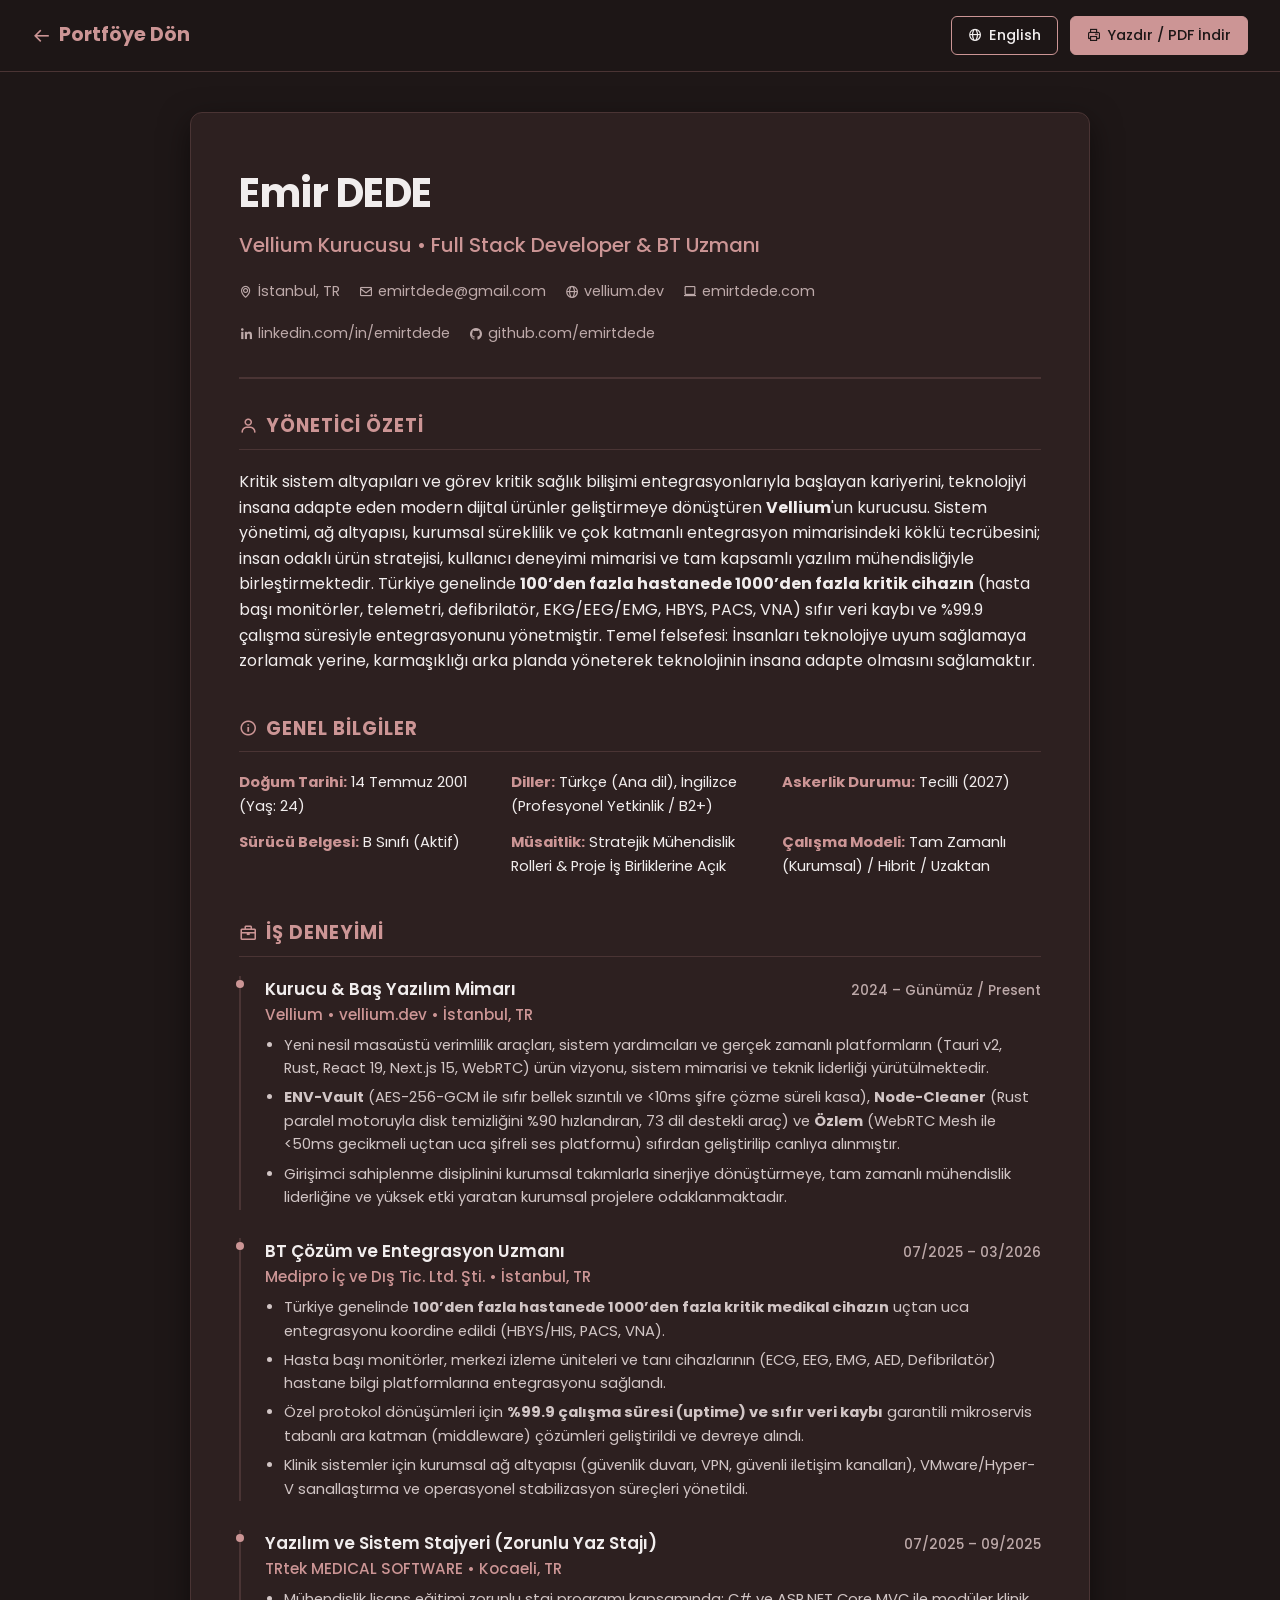
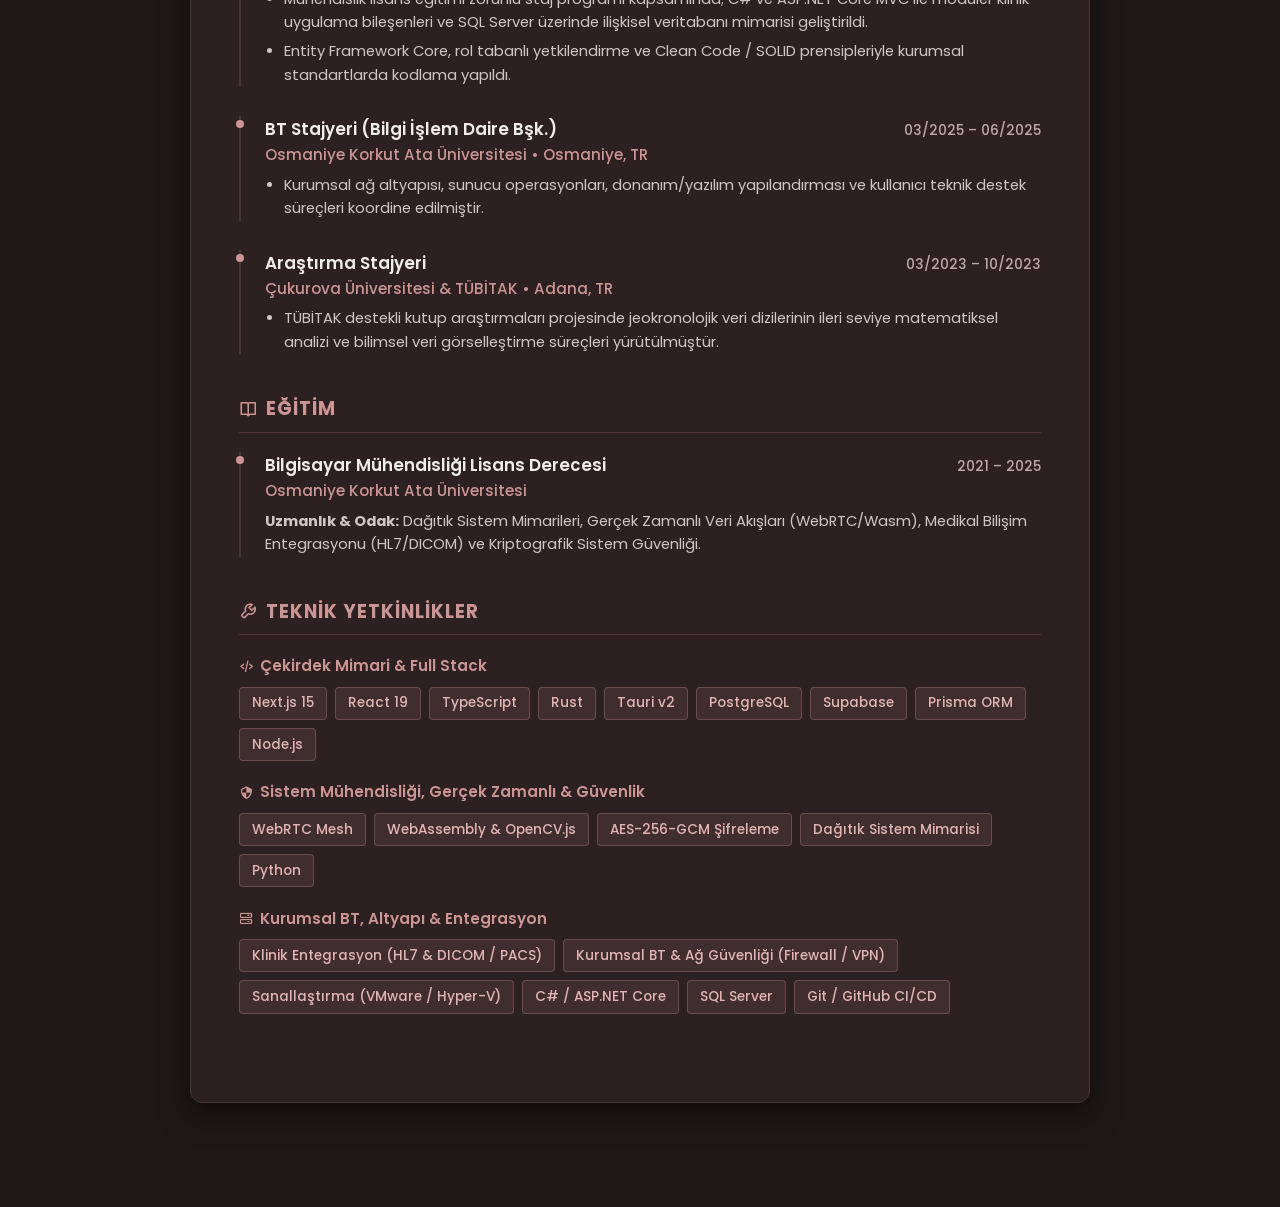
<file: cv.html>
<!DOCTYPE html>
<html lang="tr">
<head>
    <meta charset="UTF-8">
    <meta name="viewport" content="width=device-width, initial-scale=1.0">
    <title>Emir Dede - CV / Resume (Vellium Kurucusu • Full Stack Developer &amp; IT Specialist)</title>
    <meta name="description" content="Emir Dede - Vellium Kurucusu, Full Stack Developer ve BT Uzmanı Özgeçmişi (CV / Resume).">
    <link rel="icon" href="public/favicon.ico" sizes="any">
    <link rel="icon" href="public/icon-192.png" type="image/png">
    <link rel="preconnect" href="https://fonts.googleapis.com">
    <link rel="preconnect" href="https://fonts.gstatic.com" crossorigin>
    <link href="https://fonts.googleapis.com/css2?family=Poppins:wght@300;400;500;600;700&display=swap" rel="stylesheet">
    <link href="https://unpkg.com/boxicons@2.1.4/css/boxicons.min.css" rel="stylesheet">

    <style>
        :root {
            --bg-color: #1e1717;
            --card-bg: #2d2020;
            --card-border: #4a3434;
            --text-color: #f1eded;
            --text-muted: #bda9a9;
            --main-color: #cc9595;
            --accent-color: #e2b4b4;
        }

        * {
            margin: 0;
            padding: 0;
            box-sizing: border-box;
            font-family: 'Poppins', sans-serif;
        }

        body {
            background-color: var(--bg-color);
            color: var(--text-color);
            line-height: 1.6;
            padding-bottom: 4rem;
        }

        /* Toolbar */
        .cv-toolbar {
            position: sticky;
            top: 0;
            background: rgba(30, 23, 23, 0.92);
            backdrop-filter: blur(12px);
            -webkit-backdrop-filter: blur(12px);
            padding: 1rem 2rem;
            display: flex;
            justify-content: space-between;
            align-items: center;
            border-bottom: 1px solid var(--card-border);
            z-index: 1000;
        }

        .cv-toolbar .brand {
            font-weight: 700;
            color: var(--main-color);
            font-size: 1.2rem;
            text-decoration: none;
            display: flex;
            align-items: center;
            gap: 0.5rem;
        }

        .cv-actions {
            display: flex;
            gap: 0.75rem;
        }

        .btn-action {
            display: inline-flex;
            align-items: center;
            gap: 0.4rem;
            padding: 0.5rem 1rem;
            border-radius: 6px;
            font-size: 0.9rem;
            font-weight: 500;
            cursor: pointer;
            text-decoration: none;
            transition: all 0.2s ease;
            border: 1px solid var(--main-color);
        }

        .btn-action.primary {
            background: var(--main-color);
            color: #1e1717;
        }

        .btn-action.primary:hover {
            background: var(--accent-color);
        }

        .btn-action.secondary {
            background: transparent;
            color: var(--text-color);
        }

        .btn-action.secondary:hover {
            background: rgba(204, 149, 149, 0.15);
        }

        /* CV Sheet Layout */
        .cv-container {
            max-width: 900px;
            margin: 2.5rem auto;
            padding: 3rem;
            background: var(--card-bg);
            border: 1px solid var(--card-border);
            border-radius: 12px;
            box-shadow: 0 10px 30px rgba(0, 0, 0, 0.5);
        }

        .cv-header {
            border-bottom: 2px solid var(--card-border);
            padding-bottom: 2rem;
            margin-bottom: 2rem;
        }

        .cv-header h1 {
            font-size: 2.5rem;
            font-weight: 700;
            color: var(--text-color);
            letter-spacing: -0.5px;
        }

        .cv-header h2 {
            font-size: 1.25rem;
            font-weight: 500;
            color: var(--main-color);
            margin-top: 0.25rem;
        }

        .cv-contact {
            display: flex;
            flex-wrap: wrap;
            gap: 1.2rem;
            margin-top: 1.2rem;
            font-size: 0.9rem;
            color: var(--text-muted);
        }

        .cv-contact a {
            color: var(--text-muted);
            text-decoration: none;
            display: inline-flex;
            align-items: center;
            gap: 0.3rem;
            transition: color 0.2s;
        }

        .cv-contact a:hover {
            color: var(--main-color);
        }

        .cv-contact span {
            display: inline-flex;
            align-items: center;
            gap: 0.3rem;
        }

        /* Section Styling */
        .cv-section {
            margin-bottom: 2.5rem;
        }

        .cv-section h3 {
            font-size: 1.15rem;
            text-transform: uppercase;
            letter-spacing: 1px;
            color: var(--main-color);
            border-bottom: 1px solid var(--card-border);
            padding-bottom: 0.5rem;
            margin-bottom: 1.2rem;
            display: flex;
            align-items: center;
            gap: 0.5rem;
        }

        /* Timeline Items */
        .timeline-item {
            position: relative;
            padding-left: 1.5rem;
            border-left: 2px solid var(--card-border);
            margin-bottom: 1.8rem;
        }

        .timeline-item::before {
            content: '';
            position: absolute;
            left: -5px;
            top: 4px;
            width: 8px;
            height: 8px;
            border-radius: 50%;
            background: var(--main-color);
        }

        .timeline-header {
            display: flex;
            justify-content: space-between;
            align-items: baseline;
            flex-wrap: wrap;
            gap: 0.5rem;
            margin-bottom: 0.4rem;
        }

        .timeline-title {
            font-size: 1.05rem;
            font-weight: 600;
            color: var(--text-color);
        }

        .timeline-company {
            color: var(--main-color);
            font-weight: 500;
            font-size: 0.95rem;
        }

        .timeline-date {
            font-size: 0.85rem;
            color: var(--text-muted);
            font-weight: 500;
        }

        .timeline-body {
            font-size: 0.92rem;
            color: #d1c5c5;
        }

        .timeline-body ul {
            padding-left: 1.2rem;
            margin-top: 0.4rem;
        }

        .timeline-body li {
            margin-bottom: 0.35rem;
        }

        /* Grid for Info */
        .info-grid {
            display: grid;
            grid-template-columns: repeat(auto-fit, minmax(220px, 1fr));
            gap: 0.8rem;
            font-size: 0.92rem;
        }

        .info-item strong {
            color: var(--main-color);
        }

        /* Badge List & Skill Groups */
        .skills-group {
            margin-bottom: 1.2rem;
        }

        .skills-group:last-child {
            margin-bottom: 0;
        }

        .skills-group-title {
            font-size: 0.95rem;
            font-weight: 600;
            color: var(--main-color);
            margin-bottom: 0.5rem;
            display: flex;
            align-items: center;
            gap: 0.4rem;
        }

        .badge-list {
            display: flex;
            flex-wrap: wrap;
            gap: 0.5rem;
        }

        .badge {
            background: rgba(204, 149, 149, 0.12);
            color: var(--accent-color);
            border: 1px solid rgba(204, 149, 149, 0.3);
            padding: 0.3rem 0.75rem;
            border-radius: 4px;
            font-size: 0.85rem;
            font-weight: 500;
        }

        /* Language Toggle Rules */
        html[lang="en"] .lang-tr {
            display: none !important;
        }

        html[lang="tr"] .lang-en {
            display: none !important;
        }

        /* Print Optimization */
        @media print {
            body {
                background: #ffffff !important;
                color: #111111 !important;
                padding: 0 !important;
            }

            .cv-toolbar {
                display: none !important;
            }

            .cv-container {
                max-width: 100% !important;
                margin: 0 !important;
                padding: 0 !important;
                border: none !important;
                box-shadow: none !important;
                background: #ffffff !important;
            }

            .cv-header {
                border-bottom: 2px solid #333333 !important;
            }

            .cv-header h1 {
                color: #111111 !important;
            }

            .cv-header h2 {
                color: #555555 !important;
            }

            .cv-section h3 {
                color: #222222 !important;
                border-bottom: 1px solid #cccccc !important;
            }

            .skills-group-title {
                color: #222222 !important;
            }

            .timeline-item {
                border-left-color: #bbbbbb !important;
            }

            .timeline-item::before {
                background: #333333 !important;
            }

            .timeline-title {
                color: #111111 !important;
            }

            .timeline-company {
                color: #444444 !important;
            }

            .timeline-body {
                color: #333333 !important;
            }

            .badge {
                background: #f0f0f0 !important;
                color: #222222 !important;
                border: 1px solid #cccccc !important;
            }

            .cv-contact, .cv-contact a, .cv-contact span {
                color: #555555 !important;
            }
        }
    </style>
</head>
<body>

    <!-- Sticky Toolbar -->
    <header class="cv-toolbar">
        <a href="index.html" class="brand">
            <i class='bx bx-arrow-back'></i>
            <span class="lang-tr">Portföye Dön</span>
            <span class="lang-en">Back to Portfolio</span>
        </a>
        <div class="cv-actions">
            <button class="btn-action secondary" id="lang-btn" aria-label="Dili Değiştir / Switch Language">
                <i class='bx bx-globe'></i>
                <span class="lang-tr">English</span>
                <span class="lang-en">Türkçe</span>
            </button>
            <button class="btn-action primary" onclick="window.print()" aria-label="Yazdır veya PDF İndir">
                <i class='bx bx-printer'></i>
                <span class="lang-tr">Yazdır / PDF İndir</span>
                <span class="lang-en">Print / Save PDF</span>
            </button>
        </div>
    </header>

    <main class="cv-container">
        <!-- Header -->
        <header class="cv-header">
            <h1>Emir DEDE</h1>
            <h2>
                <span class="lang-tr">Vellium Kurucusu &bull; Full Stack Developer &amp; BT Uzmanı</span>
                <span class="lang-en">Founder, Vellium &bull; Full Stack Developer &amp; IT Specialist</span>
            </h2>
            <div class="cv-contact">
                <span><i class='bx bx-map'></i> İstanbul, TR</span>
                <span><i class='bx bx-envelope'></i> emirtdede@gmail.com</span>
                <a href="https://vellium.dev" target="_blank" rel="noopener noreferrer"><i class='bx bx-globe'></i> vellium.dev</a>
                <a href="https://emirtdede.vercel.app" target="_blank" rel="noopener noreferrer"><i class='bx bx-laptop'></i> emirtdede.com</a>
                <a href="https://www.linkedin.com/in/emirtdede/" target="_blank" rel="noopener noreferrer"><i class='bx bxl-linkedin'></i> linkedin.com/in/emirtdede</a>
                <a href="https://github.com/emirtdede" target="_blank" rel="noopener noreferrer"><i class='bx bxl-github'></i> github.com/emirtdede</a>
            </div>
        </header>

        <!-- Summary -->
        <section class="cv-section">
            <h3>
                <i class='bx bx-user'></i>
                <span class="lang-tr">Yönetici Özeti</span>
                <span class="lang-en">Executive Summary</span>
            </h3>
            <p class="lang-tr">
                Kritik sistem altyapıları ve görev kritik sağlık bilişimi entegrasyonlarıyla başlayan kariyerini, teknolojiyi insana adapte eden modern dijital ürünler geliştirmeye dönüştüren <strong>Vellium</strong>'un kurucusu. Sistem yönetimi, ağ altyapısı, kurumsal süreklilik ve çok katmanlı entegrasyon mimarisindeki köklü tecrübesini; insan odaklı ürün stratejisi, kullanıcı deneyimi mimarisi ve tam kapsamlı yazılım mühendisliğiyle birleştirmektedir. Türkiye genelinde <strong>100’den fazla hastanede 1000’den fazla kritik cihazın</strong> (hasta başı monitörler, telemetri, defibrilatör, EKG/EEG/EMG, HBYS, PACS, VNA) sıfır veri kaybı ve %99.9 çalışma süresiyle entegrasyonunu yönetmiştir. Temel felsefesi: İnsanları teknolojiye uyum sağlamaya zorlamak yerine, karmaşıklığı arka planda yöneterek teknolojinin insana adapte olmasını sağlamaktır.
            </p>
            <p class="lang-en">
                Founder of <strong>Vellium</strong>, bringing a career rooted in mission-critical enterprise IT infrastructure and Healthcare IT integration into building human-centered software products. Combines extensive background in enterprise systems administration, network infrastructure, operational continuity, and complex integration architecture with product strategy, intuitive UI/UX direction, and full-stack software development. Successfully coordinated the integration of <strong>1,000+ critical medical devices</strong> (vital signs monitors, telemetry, defibrillators, ECG/EEG/EMG, HIS, PACS, VNA) across 100+ hospitals with zero data loss and 99.9% uptime. Core philosophy: Instead of forcing people to adapt to technology, technology should adapt to people by managing complexity quietly in the background.
            </p>
        </section>

        <!-- Key Information -->
        <section class="cv-section">
            <h3>
                <i class='bx bx-info-circle'></i>
                <span class="lang-tr">Genel Bilgiler</span>
                <span class="lang-en">Personal & Career Details</span>
            </h3>
            <div class="info-grid">
                <div class="info-item">
                    <span class="lang-tr"><strong>Doğum Tarihi:</strong> 14 Temmuz 2001 (Yaş: 24)</span>
                    <span class="lang-en"><strong>Date of Birth:</strong> 14 July 2001 (Age: 24)</span>
                </div>
                <div class="info-item">
                    <span class="lang-tr"><strong>Diller:</strong> Türkçe (Ana dil), İngilizce (Profesyonel Yetkinlik / B2+)</span>
                    <span class="lang-en"><strong>Languages:</strong> Turkish (Native), English (Professional Working Proficiency / B2+)</span>
                </div>
                <div class="info-item">
                    <span class="lang-tr"><strong>Askerlik Durumu:</strong> Tecilli (2027)</span>
                    <span class="lang-en"><strong>Military Service:</strong> Postponed (2027)</span>
                </div>
                <div class="info-item">
                    <span class="lang-tr"><strong>Sürücü Belgesi:</strong> B Sınıfı (Aktif)</span>
                    <span class="lang-en"><strong>Driving License:</strong> Category B (Active)</span>
                </div>
                <div class="info-item">
                    <span class="lang-tr"><strong>Müsaitlik:</strong> Stratejik Mühendislik Rolleri & Proje İş Birliklerine Açık</span>
                    <span class="lang-en"><strong>Availability:</strong> Open to Strategic Engineering Roles & High-Impact Collaborations</span>
                </div>
                <div class="info-item">
                    <span class="lang-tr"><strong>Çalışma Modeli:</strong> Tam Zamanlı (Kurumsal) / Hibrit / Uzaktan</span>
                    <span class="lang-en"><strong>Work Mode:</strong> Full-Time (Enterprise) / Hybrid / Remote</span>
                </div>
            </div>
        </section>

        <!-- Experience -->
        <section class="cv-section">
            <h3>
                <i class='bx bx-briefcase'></i>
                <span class="lang-tr">İş Deneyimi</span>
                <span class="lang-en">Professional Experience</span>
            </h3>

            <!-- Vellium -->
            <div class="timeline-item">
                <div class="timeline-header">
                    <div>
                        <div class="timeline-title">
                            <span class="lang-tr">Kurucu &amp; Baş Yazılım Mimarı</span>
                            <span class="lang-en">Founder &amp; Lead Systems Architect</span>
                        </div>
                        <div class="timeline-company">Vellium &bull; vellium.dev &bull; İstanbul, TR</div>
                    </div>
                    <div class="timeline-date">2024 – Günümüz / Present</div>
                </div>
                <div class="timeline-body">
                    <ul class="lang-tr">
                        <li>Yeni nesil masaüstü verimlilik araçları, sistem yardımcıları ve gerçek zamanlı platformların (Tauri v2, Rust, React 19, Next.js 15, WebRTC) ürün vizyonu, sistem mimarisi ve teknik liderliği yürütülmektedir.</li>
                        <li><strong>ENV-Vault</strong> (AES-256-GCM ile sıfır bellek sızıntılı ve <10ms şifre çözme süreli kasa), <strong>Node-Cleaner</strong> (Rust paralel motoruyla disk temizliğini %90 hızlandıran, 73 dil destekli araç) ve <strong>Özlem</strong> (WebRTC Mesh ile <50ms gecikmeli uçtan uca şifreli ses platformu) sıfırdan geliştirilip canlıya alınmıştır.</li>
                        <li>Girişimci sahiplenme disiplinini kurumsal takımlarla sinerjiye dönüştürmeye, tam zamanlı mühendislik liderliğine ve yüksek etki yaratan kurumsal projelere odaklanmaktadır.</li>
                    </ul>
                    <ul class="lang-en">
                        <li>Directs product roadmap, systems engineering, and architecture for modern productivity software (Tauri v2, Rust, React 19, Next.js 15, WebRTC).</li>
                        <li>Shipped production-grade software including <strong>ENV-Vault</strong> (AES-256-GCM encrypted vault with <10ms decrypt & zero memory leaks), <strong>Node-Cleaner</strong> (multi-threaded Rust core accelerating disk cleanup by 90%), and <strong>Ozlem</strong> (E2EE WebRTC Mesh voice/chat platform with <50ms ultra-low latency).</li>
                        <li>Combines entrepreneurial extreme ownership with technical rigor, dedicated to driving high-impact systems engineering initiatives in full-time corporate environments.</li>
                    </ul>
                </div>
            </div>

            <!-- Medipro -->
            <div class="timeline-item">
                <div class="timeline-header">
                    <div>
                        <div class="timeline-title">
                            <span class="lang-tr">BT Çözüm ve Entegrasyon Uzmanı</span>
                            <span class="lang-en">IT Solution & Integration Specialist</span>
                        </div>
                        <div class="timeline-company">Medipro İç ve Dış Tic. Ltd. Şti. &bull; İstanbul, TR</div>
                    </div>
                    <div class="timeline-date">07/2025 – 03/2026</div>
                </div>
                <div class="timeline-body">
                    <ul class="lang-tr">
                        <li>Türkiye genelinde <strong>100’den fazla hastanede 1000’den fazla kritik medikal cihazın</strong> uçtan uca entegrasyonu koordine edildi (HBYS/HIS, PACS, VNA).</li>
                        <li>Hasta başı monitörler, merkezi izleme üniteleri ve tanı cihazlarının (ECG, EEG, EMG, AED, Defibrilatör) hastane bilgi platformlarına entegrasyonu sağlandı.</li>
                        <li>Özel protokol dönüşümleri için <strong>%99.9 çalışma süresi (uptime) ve sıfır veri kaybı</strong> garantili mikroservis tabanlı ara katman (middleware) çözümleri geliştirildi ve devreye alındı.</li>
                        <li>Klinik sistemler için kurumsal ağ altyapısı (güvenlik duvarı, VPN, güvenli iletişim kanalları), VMware/Hyper-V sanallaştırma ve operasyonel stabilizasyon süreçleri yönetildi.</li>
                    </ul>
                    <ul class="lang-en">
                        <li>Delivered end-to-end integration of <strong>1,000+ medical devices across 100+ hospitals</strong> in Türkiye, connecting clinical systems with HIS, PACS, and VNA platforms.</li>
                        <li>Integrated bedside monitors, central monitoring units, and diagnostic devices (ECG, EEG, EMG, AED, Defibrillators) with core hospital platforms.</li>
                        <li>Engineered microservice-based middleware solutions guaranteeing <strong>99.9% uptime and zero data loss</strong> for complex proprietary protocol transformations.</li>
                        <li>Configured hospital network security (firewalls, VPNs), VMware/Hyper-V virtualization, and disaster recovery workflows.</li>
                    </ul>
                </div>
            </div>

            <!-- TRtek -->
            <div class="timeline-item">
                <div class="timeline-header">
                    <div>
                        <div class="timeline-title">
                            <span class="lang-tr">Yazılım ve Sistem Stajyeri (Zorunlu Yaz Stajı)</span>
                            <span class="lang-en">Software & Systems Intern (Academic Summer Internship)</span>
                        </div>
                        <div class="timeline-company">TRtek MEDICAL SOFTWARE &bull; Kocaeli, TR</div>
                    </div>
                    <div class="timeline-date">07/2025 – 09/2025</div>
                </div>
                <div class="timeline-body">
                    <ul class="lang-tr">
                        <li>Mühendislik lisans eğitimi zorunlu staj programı kapsamında; C# ve ASP.NET Core MVC ile modüler klinik uygulama bileşenleri ve SQL Server üzerinde ilişkisel veritabanı mimarisi geliştirildi.</li>
                        <li>Entity Framework Core, rol tabanlı yetkilendirme ve Clean Code / SOLID prensipleriyle kurumsal standartlarda kodlama yapıldı.</li>
                    </ul>
                    <ul class="lang-en">
                        <li>Completed mandatory engineering degree summer internship: developed modular application components using C# and ASP.NET Core MVC, designing relational databases via SQL Server and EF Core.</li>
                        <li>Implemented authentication, user management, and followed Clean Code and SOLID principles in a medical software environment.</li>
                    </ul>
                </div>
            </div>

            <!-- OKU -->
            <div class="timeline-item">
                <div class="timeline-header">
                    <div>
                        <div class="timeline-title">
                            <span class="lang-tr">BT Stajyeri (Bilgi İşlem Daire Bşk.)</span>
                            <span class="lang-en">IT Intern (IT Department)</span>
                        </div>
                        <div class="timeline-company">Osmaniye Korkut Ata Üniversitesi &bull; Osmaniye, TR</div>
                    </div>
                    <div class="timeline-date">03/2025 – 06/2025</div>
                </div>
                <div class="timeline-body">
                    <ul class="lang-tr">
                        <li>Kurumsal ağ altyapısı, sunucu operasyonları, donanım/yazılım yapılandırması ve kullanıcı teknik destek süreçleri koordine edilmiştir.</li>
                    </ul>
                    <ul class="lang-en">
                        <li>Supported institutional IT operations, hardware/software maintenance, network configuration, and help desk troubleshooting.</li>
                    </ul>
                </div>
            </div>

            <!-- TUBITAK -->
            <div class="timeline-item">
                <div class="timeline-header">
                    <div>
                        <div class="timeline-title">
                            <span class="lang-tr">Araştırma Stajyeri</span>
                            <span class="lang-en">Research Intern</span>
                        </div>
                        <div class="timeline-company">Çukurova Üniversitesi & TÜBİTAK &bull; Adana, TR</div>
                    </div>
                    <div class="timeline-date">03/2023 – 10/2023</div>
                </div>
                <div class="timeline-body">
                    <ul class="lang-tr">
                        <li>TÜBİTAK destekli kutup araştırmaları projesinde jeokronolojik veri dizilerinin ileri seviye matematiksel analizi ve bilimsel veri görselleştirme süreçleri yürütülmüştür.</li>
                    </ul>
                    <ul class="lang-en">
                        <li>Assisted in geochronological data processing, visual evaluation of dating datasets, and scientific reporting in a TUBITAK-funded research project.</li>
                    </ul>
                </div>
            </div>
        </section>

        <!-- Education -->
        <section class="cv-section">
            <h3>
                <i class='bx bx-book-open'></i>
                <span class="lang-tr">Eğitim</span>
                <span class="lang-en">Education</span>
            </h3>
            <div class="timeline-item">
                <div class="timeline-header">
                    <div>
                        <div class="timeline-title">
                            <span class="lang-tr">Bilgisayar Mühendisliği Lisans Derecesi</span>
                            <span class="lang-en">Bachelor of Science in Computer Engineering</span>
                        </div>
                        <div class="timeline-company">Osmaniye Korkut Ata Üniversitesi</div>
                    </div>
                    <div class="timeline-date">2021 – 2025</div>
                </div>
                <div class="timeline-body">
                    <p class="lang-tr"><strong>Uzmanlık &amp; Odak:</strong> Dağıtık Sistem Mimarileri, Gerçek Zamanlı Veri Akışları (WebRTC/Wasm), Medikal Bilişim Entegrasyonu (HL7/DICOM) ve Kriptografik Sistem Güvenliği.</p>
                    <p class="lang-en"><strong>Core Focus &amp; Capstone:</strong> Distributed Systems Architecture, Real-Time Data Streaming (WebRTC/Wasm), Healthcare IT Integration (HL7/DICOM), and Cryptographic Systems Security.</p>
                </div>
            </div>
        </section>

        <!-- Skills -->
        <section class="cv-section">
            <h3>
                <i class='bx bx-wrench'></i>
                <span class="lang-tr">Teknik Yetkinlikler</span>
                <span class="lang-en">Core Competencies</span>
            </h3>
            
            <div class="skills-group">
                <div class="skills-group-title">
                    <i class='bx bx-code-alt'></i>
                    <span class="lang-tr">Çekirdek Mimari & Full Stack</span>
                    <span class="lang-en">Core Architecture & Full Stack</span>
                </div>
                <div class="badge-list">
                    <span class="badge">Next.js 15</span>
                    <span class="badge">React 19</span>
                    <span class="badge">TypeScript</span>
                    <span class="badge">Rust</span>
                    <span class="badge">Tauri v2</span>
                    <span class="badge">PostgreSQL</span>
                    <span class="badge">Supabase</span>
                    <span class="badge">Prisma ORM</span>
                    <span class="badge">Node.js</span>
                </div>
            </div>

            <div class="skills-group">
                <div class="skills-group-title">
                    <i class='bx bx-shield-quarter'></i>
                    <span class="lang-tr">Sistem Mühendisliği, Gerçek Zamanlı & Güvenlik</span>
                    <span class="lang-en">Systems, Real-Time & Security</span>
                </div>
                <div class="badge-list">
                    <span class="badge">WebRTC Mesh</span>
                    <span class="badge">WebAssembly &amp; OpenCV.js</span>
                    <span class="badge">AES-256-GCM Şifreleme</span>
                    <span class="badge">Dağıtık Sistem Mimarisi</span>
                    <span class="badge">Python</span>
                </div>
            </div>

            <div class="skills-group">
                <div class="skills-group-title">
                    <i class='bx bx-server'></i>
                    <span class="lang-tr">Kurumsal BT, Altyapı & Entegrasyon</span>
                    <span class="lang-en">Enterprise IT, Systems & Middleware</span>
                </div>
                <div class="badge-list">
                    <span class="badge">Klinik Entegrasyon (HL7 &amp; DICOM / PACS)</span>
                    <span class="badge">Kurumsal BT &amp; Ağ Güvenliği (Firewall / VPN)</span>
                    <span class="badge">Sanallaştırma (VMware / Hyper-V)</span>
                    <span class="badge">C# / ASP.NET Core</span>
                    <span class="badge">SQL Server</span>
                    <span class="badge">Git / GitHub CI/CD</span>
                </div>
            </div>
        </section>
    </main>

    <script>
        const langBtn = document.getElementById('lang-btn');
        function setLanguage(lang) {
            document.documentElement.setAttribute('lang', lang);
            localStorage.setItem('preferred-language', lang);
        }

        langBtn.addEventListener('click', () => {
            const current = document.documentElement.getAttribute('lang') || 'tr';
            setLanguage(current === 'tr' ? 'en' : 'tr');
        });

        document.addEventListener('DOMContentLoaded', () => {
            const saved = localStorage.getItem('preferred-language') || 'tr';
            setLanguage(saved);
        });
    </script>
</body>
</html>
</file>
<file: css/style.css>
/* Poppins loaded via HTML preconnect for high performance */

/* Accessibility Focus Rings & Skip Link */
a:focus-visible,
button:focus-visible,
input:focus-visible,
textarea:focus-visible {
    outline: 2px solid var(--main-color);
    outline-offset: 3px;
}

.skip-link {
    position: absolute;
    top: -10rem;
    left: 2rem;
    background: var(--main-color);
    color: var(--bg-color);
    padding: 1rem 1.6rem;
    border-radius: 0.6rem;
    font-weight: 600;
    font-size: 1.4rem;
    z-index: 99999;
    text-decoration: none;
    box-shadow: 0 4px 15px rgba(0, 0, 0, 0.5);
    transition: top 0.25s ease;
}

.skip-link:focus {
    top: 2rem;
}

* {
    margin: 0;
    padding: 0;
    box-sizing: border-box;
    text-decoration: none;
    border: none;
    outline: none;
    scroll-behavior: smooth;
    font-family: 'Poppins', sans-serif;
}

:root {
    --bg-color: #342626;
    --second-bg-color: #884546;
    --text-color: #ededed;
    --main-color: #cc9595;
}

html {
    font-size: 62.5%;
    overflow-x: hidden;
}

body {
    background: var(--bg-color);
    color: var(--text-color);
}

.header {
    position: fixed;
    top: 0;
    left: 0;
    width: 100%;
    padding: 2rem 5%;
    background: transparent;
    display: flex;
    justify-content: space-between;
    align-items: center;
    z-index: 100;
    transition: .3s;
}

.header.sticky {
    background: var(--bg-color);
}

.logo {
    position: relative;
    font-size: 2.5rem;
    color: var(--text-color);
    font-weight: 600;
    margin-right: 2rem;
    flex-shrink: 0;
}

.navbar {
    position: relative;
    display: flex;
    align-items: center;
    gap: 2.2rem;
}

.navbar a {
    font-size: 1.6rem;
    color: var(--text-color);
    font-weight: 500;
    margin-left: 0;
    transition: .3s;
    white-space: nowrap;
}

.navbar a:hover,
.navbar a.active { 
    color: var(--main-color);
}

#menu-icon {
    position: relative;
    font-size: 3.6rem;
    color: var(--text-color);
    cursor: pointer;
    display: none;
}

section {
    min-height: 100vh;
    padding: 10rem 9% 2rem;
}

.home {
    position: relative;
    display: flex;
    align-items: center;
    justify-content: flex-start;
    padding: 0 9%;
    background: var(--bg-color) url('../public/main.webp') no-repeat center center;
    background-size: cover;
    overflow: hidden;
    z-index: 0;
}

.home::before {
    content: '';
    position: absolute;
    inset: 0;
    z-index: 2;
    pointer-events: none;
    background: linear-gradient(
        90deg,
        rgba(52, 38, 38, .92) 0%,
        rgba(52, 38, 38, .78) 34%,
        rgba(52, 38, 38, .22) 62%,
        rgba(52, 38, 38, .08) 100%
    );
}

.home-content {
    flex: 0 1 60rem;
    max-width: 60rem;
    z-index: 99;
}

.home-spotlight {
    position: absolute;
    inset: 0;
    width: 100%;
    height: 100%;
    max-width: none;
    opacity: 0;
    pointer-events: none;
    transition: opacity .35s ease;
    will-change: mask-image, opacity;
    z-index: 3;
    -webkit-mask-image: radial-gradient(
        circle var(--spotlight-size) at var(--x) var(--y),
        #000 0%,
        #000 48%,
        rgba(0, 0, 0, .65) 62%,
        transparent 74%
    );
    mask-image: radial-gradient(
        circle var(--spotlight-size) at var(--x) var(--y),
        #000 0%,
        #000 48%,
        rgba(0, 0, 0, .65) 62%,
        transparent 74%
    );
    -webkit-mask-repeat: no-repeat;
    mask-repeat: no-repeat;
}

.spotlight-reveal {
    --x: 50%;
    --y: 50%;
    --spotlight-size: clamp(14rem, 18vw, 28rem);
    aspect-ratio: 16 / 9;
    position: relative;
    overflow: hidden;
    isolation: isolate;
}

.spotlight-reveal.home-spotlight {
    position: absolute;
    inset: 0;
    width: 100%;
    height: 100%;
    max-width: none;
    aspect-ratio: auto;
}

.spotlight-reveal__image {
    position: absolute;
    top: 0;
    left: 0;
    width: 100%;
    height: 100%;
    object-fit: cover;
    pointer-events: none;
    user-select: none;
}

.spotlight-reveal__image--base {
    z-index: 1;
}

.home-spotlight .spotlight-reveal__image--base {
    opacity: 0;
}

.home-spotlight .spotlight-reveal__image--overlay {
    opacity: 1;
    transition: none;
    will-change: auto;
    -webkit-mask-image: none;
    mask-image: none;
}

.spotlight-reveal__image--overlay {
    z-index: 2;
    opacity: 0;
    transition: opacity .35s ease;
    will-change: mask-image, opacity;
    -webkit-mask-image: radial-gradient(
        circle var(--spotlight-size) at var(--x) var(--y),
        #000 0%,
        #000 48%,
        rgba(0, 0, 0, .65) 62%,
        transparent 74%
    );
    mask-image: radial-gradient(
        circle var(--spotlight-size) at var(--x) var(--y),
        #000 0%,
        #000 48%,
        rgba(0, 0, 0, .65) 62%,
        transparent 74%
    );
    -webkit-mask-repeat: no-repeat;
    mask-repeat: no-repeat;
}

.spotlight-reveal.is-active .spotlight-reveal__image--overlay {
    opacity: 1;
}

.home:hover .home-spotlight,
.home.is-spotlight-active .home-spotlight,
.home-spotlight.is-active {
    opacity: 1;
}

.home-content h1 {
    position: relative;
    display: inline-block;
    font-size: 5.6rem;
    font-weight: 700;
    line-height: 1.3;
}

.home-content h1 span {
    color: var(--text-color);
}

.home-content .text-animate {
    position: relative;
    width: 29.5rem; /* Vellium Kurucusu */
}

html[lang="tr"] .home-content .text-animate {
    width: 29.5rem;
}

html[lang="en"] .home-content .text-animate {
    width: 28rem;
}

.home-content .text-animate h3 {
    font-size: 3.2rem;
    font-weight: 700;
    color: transparent;
    -webkit-text-stroke: .7px var(--main-color);
    background-image: linear-gradient(var(--main-color), var(--main-color));
    background-repeat: no-repeat;
    -webkit-background-clip: text;
    white-space: nowrap;
}

html[lang="tr"] .home-content .text-animate h3 {
    background-position: -29.5rem 0;
}

html[lang="en"] .home-content .text-animate h3 {
    background-position: -28rem 0;
}

html[lang="tr"] .home.show-animate .home-content .text-animate h3 {
    animation: homeBgTextTR 6s linear infinite;
    animation-delay: 2s;
}

html[lang="en"] .home.show-animate .home-content .text-animate h3 {
    animation: homeBgTextEN 6s linear infinite;
    animation-delay: 2s;
}

.home-content .text-animate h3::before {
    content: '';
    position: absolute;
    top: 0;
    left: 0;
    width: 0;
    height: 100%;
    border-right: 2px solid var(--main-color);
    z-index: -1;
}

.home.show-animate .home-content .text-animate h3::before {
    animation: homeCursorText 6s linear infinite;
    animation-delay: 2s;
}

.home-content p {
    position: relative;
    font-size: 1.6rem;
    margin: 2rem 0 4rem;
}

.btn-box {
    position: relative;
    display: flex;
    justify-content: flex-start;
    flex-wrap: wrap;
    gap: 1.4rem;
    width: auto;
    max-width: 54rem;
}

.btn-box .btn {
    position: relative;
    display: inline-flex;
    justify-content: center;
    align-items: center;
    gap: 0.6rem;
    padding: 0 2rem;
    min-width: 14rem;
    height: 4.8rem;
    background: var(--main-color);
    border: .2rem solid var(--main-color);
    border-radius: .8rem;
    font-size: 1.6rem;
    font-weight: 600;
    letter-spacing: .1rem;
    color: var(--bg-color);
    z-index: 1;
    overflow: hidden;
    transition: .4s ease;
}

.btn span {
    color: inherit;
}

.btn-box .btn:hover {
    color: var(--main-color);
}

.btn-box .btn.btn-outline,
.btn-box .btn:nth-child(3) {
    background: transparent;
    color: var(--main-color);
}

.btn-box .btn.btn-outline:hover,
.btn-box .btn:nth-child(3):hover {
    color: var(--bg-color);
}

.btn-box .btn.btn-outline::before,
.btn-box .btn:nth-child(3)::before {
    background: var(--main-color);
}

.btn-box .btn.btn-cv {
    background: rgba(204, 149, 149, 0.15);
    border-color: var(--main-color);
    color: var(--text-color);
}

.btn-box .btn.btn-cv:hover {
    color: var(--bg-color);
}

.btn-box .btn.btn-cv::before {
    background: var(--main-color);
}

.btn-box .btn::before {
    content:'';
    position: absolute;
    top: 0;
    left: 0;
    width: 0;
    height: 100%;
    background: var(--bg-color);
    z-index: -1;
    transition: .4s ease;
}

.btn-box .btn:hover::before {
    width: 100%;
}

.home-sci {
    position: absolute;
    bottom: 4rem;
    display: flex;
    align-items: center;
    gap: 1.6rem;
    width: max-content;
    z-index: 99;
}

.home-sci a {
    position: relative;
    display: inline-flex;
    justify-content: center;
    align-items: center;
    width: 4.4rem;
    height: 4.4rem;
    background: rgba(45, 32, 32, 0.5);
    border: 1.5px solid rgba(204, 149, 149, 0.4);
    border-radius: 50%;
    font-size: 2.2rem;
    color: var(--main-color);
    z-index: 1;
    overflow: hidden;
    transition: all .35s cubic-bezier(0.4, 0, 0.2, 1);
    backdrop-filter: blur(8px);
    -webkit-backdrop-filter: blur(8px);
}

.home-sci a:hover {
    color: var(--bg-color);
    border-color: var(--main-color);
    transform: translateY(-3px);
    box-shadow: 0 8px 22px rgba(204, 149, 149, 0.38);
}

.home-sci a::before {
    content: '';
    position: absolute;
    top: 0;
    left: 0;
    width: 0;
    height: 100%;
    background: var(--main-color);
    z-index: -1;
    transition: .35s ease;
}
 
.home-sci a:hover::before {
    width: 100%;
}


.about {
    display: flex;
    justify-content: center;
    align-items: center;
    flex-direction: column;
    gap: 2rem;
    background: var(--second-bg-color);
    padding-bottom: 6rem;
}

.heading {
    position: relative;
    font-size: 5rem;
    margin-bottom: 3rem;
    text-align: center;
}

.heading span {
    color: var(--main-color);
}

.about-img {
    position: relative;
    width: 25rem;
    height: 25rem;
    border-radius: 50%;
    display: flex;
    justify-self: center;
    align-items: center;
}

.about-img img {
    width: 90%;
    height: 90%;
    object-fit: cover;
    border-radius: 50%;
    border: .2rem solid var(--main-color);
}

.about-img .circle-spin {
    position: absolute;
    top: 50%;
    left: 45%;
    transform: translate(-50%, -50%) rotate(0);
    width: 100%;
    height: 100%;
    border-radius: 50%;
    border-top: .2rem solid var(--second-bg-color);
    border-bottom: .2rem solid var(--second-bg-color);
    border-left: .2rem solid var(--main-color);    
    border-right: .2rem solid var(--main-color);
    animation: aboutSpinner 8s linear infinite;
}

.about-content {
    text-align: center;
    max-width: 96rem;
    width: 100%;
}

.about-content .about-subtitle {
    position: relative;
    display: inline-block;
    font-size: 2.2rem;
    font-weight: 600;
    color: var(--main-color);
    margin-bottom: 2.5rem;
    letter-spacing: .5px;
}

.about-story {
    font-size: 1.6rem;
    line-height: 1.85;
    color: #ded1d1;
    text-align: left;
    margin-bottom: 3rem;
}

.about-story p {
    margin-bottom: 1.6rem;
}

.about-story p:last-child {
    margin-bottom: 0;
}

.about-story strong {
    color: var(--text-color);
    font-weight: 600;
}

/* Editorial Philosophy Creed (Zero Boxes) */
.about-creed-section {
    margin: 4.5rem auto 5rem;
    max-width: 86rem;
    width: 100%;
    text-align: center;
    position: relative;
}

.creed-divider {
    height: 1px;
    width: 100%;
    background: linear-gradient(90deg, transparent, rgba(204, 149, 149, 0.45) 30%, rgba(204, 149, 149, 0.45) 70%, transparent);
    margin: 2.2rem 0;
}

.creed-mark {
    font-family: 'Times New Roman', Georgia, serif;
    font-size: 6.5rem;
    line-height: 0.8;
    color: var(--main-color);
    opacity: 0.55;
    display: block;
    margin-bottom: 0.8rem;
    user-select: none;
}

.about-creed-section blockquote {
    font-size: 2.3rem;
    font-weight: 500;
    font-style: italic;
    line-height: 1.6;
    color: var(--text-color);
    letter-spacing: 0.2px;
}

.creed-accent {
    display: inline-block;
    color: var(--main-color);
    font-weight: 600;
    font-style: normal;
    text-decoration: underline;
    text-underline-offset: 5px;
    text-decoration-color: rgba(204, 149, 149, 0.5);
    margin-top: 0.5rem;
}

.creed-author {
    display: flex;
    align-items: center;
    justify-content: center;
    gap: 1.6rem;
    margin-top: 2rem;
    font-size: 1.35rem;
    letter-spacing: 2.5px;
    text-transform: uppercase;
    color: #ded1d1;
    font-weight: 600;
}

.creed-line {
    display: inline-block;
    height: 1px;
    width: 3.5rem;
    background: rgba(204, 149, 149, 0.4);
}

/* Architectural Strategic Pillars Flow (Zero Boxes) */
.about-pillars-flow {
    display: grid;
    grid-template-columns: repeat(2, 1fr);
    gap: 4.2rem 4.8rem;
    margin: 5rem 0;
    text-align: left;
}

.pillar-item {
    position: relative;
    border-top: 1px solid rgba(204, 149, 149, 0.22);
    padding-top: 2.4rem;
    background: transparent;
    transition: transform 0.35s ease;
}

.pillar-item::before {
    content: '';
    position: absolute;
    top: -1px;
    left: 0;
    width: 0;
    height: 2px;
    background: var(--main-color);
    transition: width 0.45s cubic-bezier(0.16, 1, 0.3, 1);
}

.pillar-item:hover::before {
    width: 8rem;
}

.pillar-item .pillar-header {
    display: flex;
    align-items: center;
    gap: 1.4rem;
    margin-bottom: 1.2rem;
}

.pillar-icon-inline {
    font-size: 2.6rem;
    color: var(--main-color);
    flex-shrink: 0;
    transition: transform 0.35s ease, filter 0.35s ease;
}

.pillar-item:hover .pillar-icon-inline {
    transform: scale(1.18);
    filter: drop-shadow(0 0 10px rgba(204, 149, 149, 0.6));
}

.pillar-title {
    font-size: 1.85rem;
    font-weight: 600;
    color: var(--text-color);
    letter-spacing: 0.3px;
    transition: color 0.3s ease;
}

.pillar-item:hover .pillar-title {
    color: var(--main-color);
}

.pillar-desc {
    font-size: 1.5rem;
    color: #ded1d1;
    line-height: 1.75;
    margin: 0;
}

.btn-box.btns {
    display: inline-flex;
    justify-content: center;
    flex-wrap: wrap;
    gap: 1.5rem;
    width: auto;
}

.btn-box.btns a::before {
    background: var(--second-bg-color);
}

.education {
    display: flex;
    justify-content: center;
    align-items: center;
    flex-direction: column;
    min-height: auto;
    padding-bottom: 5rem;
}

.education .education-row {
    display: flex;
    flex-wrap: wrap;
    gap: 5rem;
}

.education .education-column {
    flex: 1 1 40rem;
}

.education-column .title {
    position: relative;
    display: inline-block;
    font-size: 2.5rem;
    margin: 0 0 1.5rem 2rem;
}

.education-column .education-box {
    position: relative;
    border-left: .2rem solid var(--main-color);
}

.education-box .education-content {
    position: relative;
    padding-left: 2rem;
}

.education-box .education-content::before {
    content: '';
    position: absolute;
    top: 0;
    left: -1.1rem;
    width: 2rem;
    height: 2rem;
    background: var(--main-color);
    border-radius: 50%;
}

.education-content .content {
    position: relative;
    padding: 1.5rem;
    border: .2rem solid var(--main-color);
    border-radius: .6rem;
    margin-bottom: 2rem;
    overflow: hidden;
}

.education-content .content::before {
    content: '';
    position: absolute;
    top: 0;
    left: 0;
    width: 0;
    height: 100%;
    background: var(--second-bg-color);
    z-index: -1;
    transition: .5s;
}

.education-content .content:hover::before {
    width: 100%;
}

.education-content .content .year {
    font-size: 1.5rem;
    color: var(--main-color);
    padding-bottom: .5rem;
}

.education-content .content .year i {
    padding-right: .5rem;
}

.education-content .content h3 {
    font-size: 2rem;
}

.education-content .content p {
    font-size: 1.6rem;
    padding-top: .5rem;
}

.skills {
    min-height: auto;
    padding-bottom: 7rem;
    background: var(--second-bg-color);
}

.skills h2 {
    display: inline-block;
    left: 50%;
    transform: translateX(-50%);
}

.skills .skills-row {
    display: flex;
    flex-wrap: wrap;
    gap: 5rem;
}

.skills-row .skills-column {
    flex: 1 1 40rem;
}

.skills-column .title {
    position: relative;
    display: inline-block;
    font-size: 2.5rem;
    margin: 0 0 1.5rem;
}

.skills-column .skills-box {
    position: relative;
}

.skills-box .skills-content {
    position: relative;
    border: .2rem solid var(--main-color);
    border-radius: .6rem;
    padding: .5rem 1.5rem;
    z-index: 1;
    overflow: hidden;
}

.skills-box .skills-content::before {
    content: '';
    position: absolute;
    top: 0;
    left: 0;
    width: 0;
    height: 100%;
    background: var(--bg-color);
    z-index: -1;
    transition: .5s;
}

.skills-box .skills-content:hover::before {
    width: 100%;
}

.skills-content .skill-item {
    padding: 1.5rem 0;
    border-bottom: .1rem solid rgba(204, 149, 149, 0.2);
}

.skills-content .skill-item:last-child {
    border-bottom: none;
}

.skills-content .skill-item h3 {
    font-size: 1.8rem;
    color: var(--text-color);
    display: flex;
    align-items: center;
    gap: 1rem;
}

.skills-content .skill-item h3 i {
    color: var(--main-color);
    font-size: 2.2rem;
}

.contact {
    min-height: auto;
    padding-bottom: 7rem;
}

.contact h2 {
    display: inline-block;
    left: 50%;
    transform: translateX(-50%);
}

.contact form {
    max-width: 70rem;
    margin: 0 auto;
    text-align: center;
}

.contact form .input-box {
    position: relative;
    display: flex;
    justify-content: space-between;
    flex-wrap: wrap;
}

.contact form .input-box .input-field {
    position: relative;
    width: 49%;
    margin: .8rem 0;
}

.contact form .input-box .input-field input,
.contact form .textarea-field textarea {
    width: 100%;
    height: 100%;
    padding: 1.5rem;
    font-size: 1.6rem;
    color: var(--text-color);
    background: transparent;
    border-radius: .6rem;
    border: .2rem solid var(--main-color);
}

.contact form .input-box .input-field input::placeholder,
.contact form .textarea-field textarea::placeholder {
    color: var(--text-color);
}

.contact form .focus {
    position: absolute;
    top: 0;
    left: 0;
    width: 0;
    height: 100%;
    background: var(--second-bg-color);
    border-radius: .6rem;
    z-index: -1;
    transition: .5s;
}

.contact form .input-box .input-field input:focus~.focus,
.contact form .input-box .input-field input:valid~.focus,
.contact form .textarea-field textarea:focus~.focus,
.contact form .textarea-field textarea:valid~.focus {
    width: 100%;
}

.contact form .textarea-field {
    position: relative;
    margin: .8rem 0 2.7rem;
    display: flex;
}

.contact form .textarea-field textarea {
    resize: none;
}

/* File Upload Field Styles */
.contact form .file-upload-field {
    position: relative;
    margin: .8rem 0 2.7rem;
    display: flex;
    flex-direction: column;
    align-items: center;
}

.file-upload-label {
    width: 100%;
    padding: 2.2rem;
    font-size: 1.6rem;
    color: var(--text-color);
    background: transparent;
    border-radius: .6rem;
    border: .2rem dashed var(--main-color);
    cursor: pointer;
    display: flex;
    justify-content: center;
    align-items: center;
    gap: 1.2rem;
    transition: 0.3s ease;
}

.file-upload-label:hover {
    background: rgba(204, 149, 149, 0.1);
    border-style: solid;
}

.file-upload-label i {
    font-size: 2.8rem;
    color: var(--main-color);
}

.file-upload-info {
    width: 100%;
    display: flex;
    justify-content: space-between;
    align-items: center;
    margin-top: 1rem;
    padding: 1rem 1.5rem;
    background: rgba(204, 149, 149, 0.1);
    border: 1px solid rgba(204, 149, 149, 0.3);
    border-radius: .6rem;
    font-size: 1.4rem;
    animation: slideDown 0.3s ease forwards;
}

@keyframes slideDown {
    from {
        opacity: 0;
        transform: translateY(-10px);
    }
    to {
        opacity: 1;
        transform: translateY(0);
    }
}

.file-upload-info span {
    color: var(--text-color);
    overflow: hidden;
    text-overflow: ellipsis;
    white-space: nowrap;
    max-width: 80%;
}

.file-upload-info button {
    background: transparent;
    border: none;
    cursor: pointer;
    font-size: 2rem;
    color: #ff5f56;
    display: flex;
    align-items: center;
    transition: transform 0.2s ease;
}

.file-upload-info button:hover {
    transform: scale(1.15);
}

.contact form .btn-box.btns .btn {
    cursor: pointer;
}

.footer {
    display: flex;
    justify-content: space-between;
    align-items: center;
    flex-wrap: wrap;
    padding: 2rem 9%;
    background: var(--second-bg-color);
}

.footer-text,
.footer-iconTop {
    position: relative;
}

.footer-text p {
    font-size: 1.6rem;
}

.footer-iconTop a {
    position: relative;
    display: flex;
    justify-content: center;
    align-items: center;
    padding: .8rem;
    background: var(--main-color);
    border: .2rem solid var(--main-color);
    border-radius: .6rem;
    z-index: 1;
    overflow: hidden;
}

.footer-iconTop a::before {
    content: '';
    position: absolute;
    top: 0;
    left: 0;
    width: 0;
    height: 100%;
    background: var(--second-bg-color);
    z-index: -1;
    transition: .5s;
}

.footer-iconTop a i {
    font-size: 2.4rem;
    color: var(--bg-color);
    transition: .5s;
}

.footer-iconTop a:hover i {
    color: var(--main-color);
}

/*ANIMATION RELOAD AND SCROLL*/
.animate {
    position: absolute;
    top: 0;
    right: 0;
    width: 100%;
    height: 100%;
    background: var(--bg-color);
    z-index: 98;
}

.animate.home-img {
    width: 100%;
}

.logo .animate,
.navbar .animate, 
#menu-icon .animate,
.home.show-animate .animate {
    animation: showRight 1s ease forwards;
    animation-delay: calc(.3s * var(--i));
}

.animate.scroll {
    transition: 1s ease;
    transition-delay: calc(.3s / var(--i));
    animation: none;
}

.about .animate.scroll,
.skills .animate.scroll,
.footer .animate.scroll {
    background: var(--second-bg-color);
}

.education .animate.scroll,
.projects .animate.scroll,
.contact .animate.scroll {
    background: var(--bg-color);
}

.education .education-box .animate.scroll {
    width: 105%;
}

.about.show-animate .animate.scroll,
.education.show-animate .animate.scroll,
.skills.show-animate .animate.scroll,
.projects.show-animate .animate.scroll,
.contact.show-animate .animate.scroll,
.footer.show-animate .animate.scroll { 
    transition-delay: calc(.3s * var(--i));
    width: 0;
}

/*BREAKPOINTS*/
@media (max-width: 1200px) {
    html {
        font-size: 55%;
    }
}

@media (max-width: 991px) {
    .header {
        padding: 2rem 4%;
    }

    section {
        padding: 10rem 4% 2rem;
    }

    .home {
        padding: 0 4%;
    }

    .footer {
        padding: 2rem 4%;
    }
}

@media (max-width: 850px) {
    .animate.home-img {
        width: 55%;
    }

    .projects-filter-bar {
        justify-content: flex-start;
        padding: 0.6rem 2%;
    }
}

@media (max-width: 768px) {
    .header {
        background: var(--bg-color);
    }

    .home {
        justify-content: center;
    }

    .spotlight-reveal {
        --spotlight-size: clamp(10rem, 34vw, 18rem);
    }

    #menu-icon {
        display: block;
    }

    .navbar {
        display: block;
        position: absolute;
        top: 100%;
        left: -100%;
        width: 100%;
        padding: 1rem 4%;
        background: var(--main-color);
        box-shadow: 0 .5rem 1rem rgba(0, 0, 0, .2);
        z-index: 1;
        transition: .25s ease;
        transition-delay: .25s;
    }

    .navbar.active {
        left: 0;
        transition-delay: 0s;
    }

    .navbar .active-nav {
        position: absolute;
        top: 0;
        left: -100%;
        width: 100%;
        height: 100%;
        background: var(--bg-color);
        border-top: .1rem solid rgb(0, 0, 0, .2);
        z-index: -1;
        transition: .25s ease;
        transition-delay: 0s;
    }

    .navbar.active .active-nav {
        left: 0;
        transition-delay: .25s;
    }

    .navbar a {
        display: block;
        font-size: 2rem;
        margin: 3rem 0;
        transform: translateX(-20rem);
        transition: .25s ease;
        transition-delay: 0s;
    }

    .navbar.active a {
        transform: translateX(0);
        transition-delay: .25s;
    }


}

@media (max-width: 520px) {
    html {
        font-size: 50%;
    }

    .home-content h1 {
        display: flex;
        flex-direction: column;
    }

    .home-sci {
        width: max-content;
        gap: 1.2rem;
    }

    .home-sci a {
        width: 4rem;
        height: 4rem;
        font-size: 2rem;
    }
}

@media (max-width: 462px) {
    .home-content h1 {
        font-size: 5.2rem;
    }

    .education {
        padding: 10rem 4% 5rem 5%;
    }

    .contact form .input-box .input-field {
        width: 100%;
    }

    .footer {
        flex-direction: column-reverse;
    }

    .footer p {
        margin-top: 2rem;
        text-align: center;
    }
}

@media (max-width: 371px) {
    .home {
        justify-content: center;
    }

    .home-content {
        display: flex;
        align-items: center;
        flex-direction: column;
        text-align: center;
    }

    .home-content h1 {
        font-size: 5rem;
    }
}

/*KEYFRAMES ANIMATION*/
@keyframes homeBgTextTR {
    0%,
    10%,
    100% {
        background-position: -29.5rem 0;
    }
    65%,
    85% {
        background-position: 0 0;
    }
}

@keyframes homeBgTextEN {
    0%,
    10%,
    100% {
        background-position: -28rem 0;
    }
    65%,
    85% {
        background-position: 0 0;
    }
}

@keyframes homeCursorText {

    0%,
    10%,
    100% {
        width: 0;
    }

    65%,
    78%,
    85% {
        width: 100%;
        opacity: 1;
    }

    75%,
    81% {
        opacity: 0;
    }
}

@keyframes aboutSpinner {
    100% {
        transform: translate(-50%, -50%) rotate(360deg);
    }
}

@keyframes showRight {
    100% {
        width: 0;

    }
}

/* --- Language Switcher Styles --- */
.lang-switcher-container {
    position: relative;
    margin-left: 3.5rem;
    display: inline-flex;
    align-items: center;
    vertical-align: middle;
    z-index: 101;
}

.lang-toggle {
    font-size: 2.0rem;
    color: var(--text-color);
    cursor: pointer;
    transition: .3s ease;
    display: inline-flex;
    align-items: center;
}

.lang-toggle:hover {
    color: var(--main-color);
}

/* Language display switching rules */
html[lang="en"] .lang-tr {
    display: none !important;
}

html[lang="tr"] .lang-en {
    display: none !important;
}

/* Executive Spec Matrix (Zero Boxes) */
.about-specs-matrix {
    display: grid;
    grid-template-columns: repeat(3, 1fr);
    gap: 3.2rem 3.5rem;
    margin: 5rem 0 4rem;
    padding: 3.5rem 0;
    border-top: 1px solid rgba(204, 149, 149, 0.22);
    border-bottom: 1px solid rgba(204, 149, 149, 0.22);
    text-align: left;
    background: transparent;
}

.spec-node {
    display: flex;
    flex-direction: column;
    gap: 0.6rem;
    transition: transform 0.25s ease;
}

.spec-node:hover {
    transform: translateX(4px);
}

.spec-label {
    font-size: 1.2rem;
    font-weight: 600;
    text-transform: uppercase;
    letter-spacing: 1.8px;
    color: var(--main-color);
    opacity: 0.95;
}

.spec-value {
    font-size: 1.55rem;
    font-weight: 500;
    color: var(--text-color);
    line-height: 1.5;
}

@media (max-width: 991px) {
    .about-pillars-flow {
        grid-template-columns: 1fr;
        gap: 3.5rem;
    }
    .about-specs-matrix {
        grid-template-columns: repeat(2, 1fr);
        gap: 2.8rem;
    }
}

@media (max-width: 600px) {
    .about-specs-matrix {
        grid-template-columns: 1fr;
        gap: 2.2rem;
        padding: 2.5rem 0;
    }
    .about-creed-section blockquote {
        font-size: 1.9rem;
    }
    .creed-author {
        flex-direction: column;
        gap: 0.8rem;
    }
    .creed-line {
        display: none;
    }
}

/* Projects Section styles */
.projects {
    padding-bottom: 7rem;
}

/* Projects Filter & Search Toolbar */
.projects-filter-wrapper {
    display: flex;
    flex-direction: column;
    align-items: center;
    gap: 2rem;
    margin: 3.5rem auto 1.5rem;
    max-width: 105rem;
    width: 100%;
}

.projects-search-box {
    position: relative;
    width: 100%;
    max-width: 44rem;
}

.projects-search-box i {
    position: absolute;
    left: 1.6rem;
    top: 50%;
    transform: translateY(-50%);
    font-size: 2.2rem;
    color: var(--main-color);
    pointer-events: none;
}

.projects-search-box input {
    width: 100%;
    padding: 1.2rem 1.6rem 1.2rem 4.6rem;
    background: rgba(45, 32, 32, 0.75);
    border: 1.5px solid rgba(204, 149, 149, 0.4);
    border-radius: 3rem;
    color: var(--text-color);
    font-size: 1.5rem;
    transition: all 0.3s ease;
    backdrop-filter: blur(8px);
}

.projects-search-box input:focus {
    border-color: var(--main-color);
    box-shadow: 0 0 15px rgba(204, 149, 149, 0.35);
    background: rgba(45, 32, 32, 0.95);
}

.projects-search-box input::placeholder {
    color: #bda9a9;
    font-size: 1.4rem;
}

.projects-filter-bar {
    display: flex;
    flex-wrap: nowrap;
    justify-content: safe center;
    align-items: center;
    gap: 0.9rem;
    width: 100%;
    max-width: 100%;
    overflow-x: auto;
    scrollbar-width: none;
    -ms-overflow-style: none;
    -webkit-overflow-scrolling: touch;
    padding: 0.6rem 0.5rem;
}

.projects-filter-bar::-webkit-scrollbar {
    display: none;
}

.filter-btn {
    display: inline-flex;
    align-items: center;
    gap: 0.6rem;
    padding: 0.8rem 1.6rem;
    background: rgba(45, 32, 32, 0.6);
    border: 1.5px solid rgba(204, 149, 149, 0.35);
    border-radius: 2.5rem;
    color: var(--text-color);
    font-size: 1.4rem;
    font-weight: 500;
    cursor: pointer;
    transition: all 0.3s ease;
    backdrop-filter: blur(8px);
    white-space: nowrap;
    flex-shrink: 0;
}

.filter-btn:hover {
    border-color: var(--main-color);
    color: var(--main-color);
    transform: translateY(-2px);
}

.filter-btn span {
    color: inherit;
}

.filter-btn.active {
    background: var(--main-color);
    border-color: var(--main-color);
    color: var(--bg-color);
    box-shadow: 0 4px 15px rgba(204, 149, 149, 0.4);
    font-weight: 600;
}

.filter-btn.active span {
    color: var(--bg-color);
}

.filter-count {
    display: inline-flex;
    align-items: center;
    justify-content: center;
    min-width: 2rem;
    height: 2rem;
    padding: 0 0.5rem;
    border-radius: 1rem;
    font-size: 1.1rem;
    background: rgba(0, 0, 0, 0.25);
    color: inherit;
}

.filter-btn.active .filter-count {
    background: rgba(52, 38, 38, 0.35);
    color: var(--bg-color);
}

.projects-empty {
    text-align: center;
    padding: 4rem 2rem;
    font-size: 1.8rem;
    color: #bda9a9;
}

.projects-empty i {
    font-size: 4rem;
    color: var(--main-color);
    display: block;
    margin-bottom: 1rem;
}

.projects .projects-row {
    display: grid;
    grid-template-columns: repeat(auto-fit, minmax(30rem, 1fr));
    gap: 3rem;
    margin-top: 3rem;
}

.project-card {
    position: relative;
    display: flex;
    flex-direction: column;
    border: .2rem solid var(--main-color);
    border-radius: .6rem;
    padding: 2.5rem;
    overflow: hidden;
    z-index: 1;
    transition: transform 0.4s ease, border-color 0.3s ease, box-shadow 0.3s ease;
}

.project-card.is-hidden {
    display: none !important;
}

.project-card.is-visible {
    animation: projectFadeIn 0.35s ease forwards;
}

@keyframes projectFadeIn {
    from {
        opacity: 0;
        transform: translateY(12px) scale(0.98);
    }
    to {
        opacity: 1;
        transform: translateY(0) scale(1);
    }
}

.project-card::before {
    content: '';
    position: absolute;
    top: 0;
    left: 0;
    width: 0;
    height: 100%;
    background: var(--second-bg-color);
    z-index: -1;
    transition: .5s;
}

.project-card:hover::before {
    width: 100%;
}

.project-card h3 {
    font-size: 2.2rem;
    color: var(--main-color);
    margin-bottom: 1.5rem;
}

.project-card p {
    font-size: 1.5rem;
    line-height: 1.6;
    margin-bottom: 1.5rem;
    flex-grow: 1;
}

.project-card .project-tags {
    display: flex;
    flex-wrap: wrap;
    gap: 0.8rem;
    margin-top: auto;
}

.project-card .tag {
    font-size: 1.2rem;
    background: rgba(204, 149, 149, 0.15);
    color: var(--text-color);
    padding: 0.2rem 0.8rem;
    border-radius: 0.4rem;
    border: 1px solid rgba(204, 149, 149, 0.3);
}

.project-card .project-links {
    display: flex;
    gap: 1.2rem;
    margin-top: 2rem;
    align-items: center;
}

.project-card .project-links a {
    display: inline-flex;
    justify-content: center;
    align-items: center;
    width: 3.8rem;
    height: 3.8rem;
    background: transparent;
    border: .2rem solid var(--main-color);
    border-radius: 50%;
    font-size: 2rem;
    color: var(--main-color);
    transition: .3s ease;
    z-index: 1;
}

.project-card .project-links a:hover {
    background: var(--main-color);
    color: var(--bg-color);
    transform: translateY(-3px);
    box-shadow: 0 0 10px rgba(204, 149, 149, 0.5);
}

.project-card:hover .project-links a {
    border-color: var(--text-color);
    color: var(--text-color);
}

.project-card:hover .project-links a:hover {
    background: var(--text-color);
    color: var(--second-bg-color);
    box-shadow: 0 0 10px rgba(255, 255, 255, 0.5);
}

@media (max-width: 768px) {
    .lang-switcher-container {
        display: flex;
        justify-content: center;
        margin: 3rem 0;
        width: 100%;
        transform: translateX(-20rem);
        transition: .25s ease;
        transition-delay: 0s;
    }

    .navbar.active .lang-switcher-container {
        transform: translateX(0);
        transition-delay: .25s;
    }
}

/* Custom Alert Styles */
.custom-alert-overlay {
    position: fixed;
    top: 0;
    left: 0;
    width: 100%;
    height: 100%;
    background: rgba(30, 20, 20, 0.75);
    backdrop-filter: blur(10px);
    -webkit-backdrop-filter: blur(10px);
    display: flex;
    justify-content: center;
    align-items: center;
    z-index: 9999;
    opacity: 0;
    pointer-events: none;
    transition: opacity 0.4s cubic-bezier(0.25, 0.8, 0.25, 1);
}

.custom-alert-overlay.show {
    opacity: 1;
    pointer-events: auto;
}

.custom-alert-box {
    background: var(--bg-color);
    border: 2px solid var(--main-color);
    border-radius: 1.6rem;
    padding: 3.5rem 4rem;
    width: 90%;
    max-width: 42rem;
    text-align: center;
    box-shadow: 0 15px 40px rgba(0, 0, 0, 0.6), 0 0 20px rgba(204, 149, 149, 0.2);
    transform: scale(0.8) translateY(-30px);
    transition: transform 0.4s cubic-bezier(0.175, 0.885, 0.32, 1.275);
    position: relative;
    overflow: hidden;
}

.custom-alert-overlay.show .custom-alert-box {
    transform: scale(1) translateY(0);
}

.custom-alert-icon {
    font-size: 6.5rem;
    color: var(--main-color);
    margin-bottom: 2rem;
    display: inline-block;
    animation: alertPulse 2s infinite alternate;
}

@keyframes alertPulse {
    0% {
        transform: scale(1);
        filter: drop-shadow(0 0 5px rgba(204, 149, 149, 0.4));
    }
    100% {
        transform: scale(1.08);
        filter: drop-shadow(0 0 15px rgba(204, 149, 149, 0.8));
    }
}

.custom-alert-box h3 {
    font-size: 2.6rem;
    color: var(--text-color);
    margin-bottom: 1.2rem;
    font-weight: 700;
    letter-spacing: 0.5px;
}

.custom-alert-box p {
    font-size: 1.6rem;
    color: var(--text-color);
    opacity: 0.95;
    margin-bottom: 3rem;
    line-height: 1.6;
}

.alert-btn {
    position: relative;
    display: inline-flex;
    justify-content: center;
    align-items: center;
    width: 16rem;
    height: 4.8rem;
    background: var(--main-color);
    border: .2rem solid var(--main-color);
    border-radius: .8rem;
    font-size: 1.6rem;
    font-weight: 600;
    letter-spacing: .1rem;
    color: var(--bg-color);
    cursor: pointer;
    z-index: 1;
    overflow: hidden;
    transition: .5s ease;
}

.alert-btn span {
    color: inherit;
}

.alert-btn::before {
    content: '';
    position: absolute;
    top: 0;
    left: 0;
    width: 0;
    height: 100%;
    background: var(--bg-color);
    z-index: -1;
    transition: .5s ease;
}

.alert-btn:hover {
    color: var(--main-color);
}

.alert-btn:hover::before {
    width: 100%;
}

/* Error Variation */
.custom-alert-box.error-box {
    border-color: #ff5f56;
    box-shadow: 0 15px 40px rgba(0, 0, 0, 0.6), 0 0 20px rgba(255, 95, 86, 0.2);
}

.custom-alert-box.error-box .custom-alert-icon {
    color: #ff5f56;
    animation: alertErrorPulse 2s infinite alternate;
}

@keyframes alertErrorPulse {
    0% {
        transform: scale(1);
        filter: drop-shadow(0 0 5px rgba(255, 95, 86, 0.4));
    }
    100% {
        transform: scale(1.08);
        filter: drop-shadow(0 0 15px rgba(255, 95, 86, 0.8));
    }
}

.custom-alert-box.error-box .alert-btn {
    background: #ff5f56;
    border-color: #ff5f56;
}

.custom-alert-box.error-box .alert-btn:hover {
    color: #ff5f56;
}

.custom-alert-box.error-box .alert-btn::before {
    background: var(--bg-color);
}
</file>
